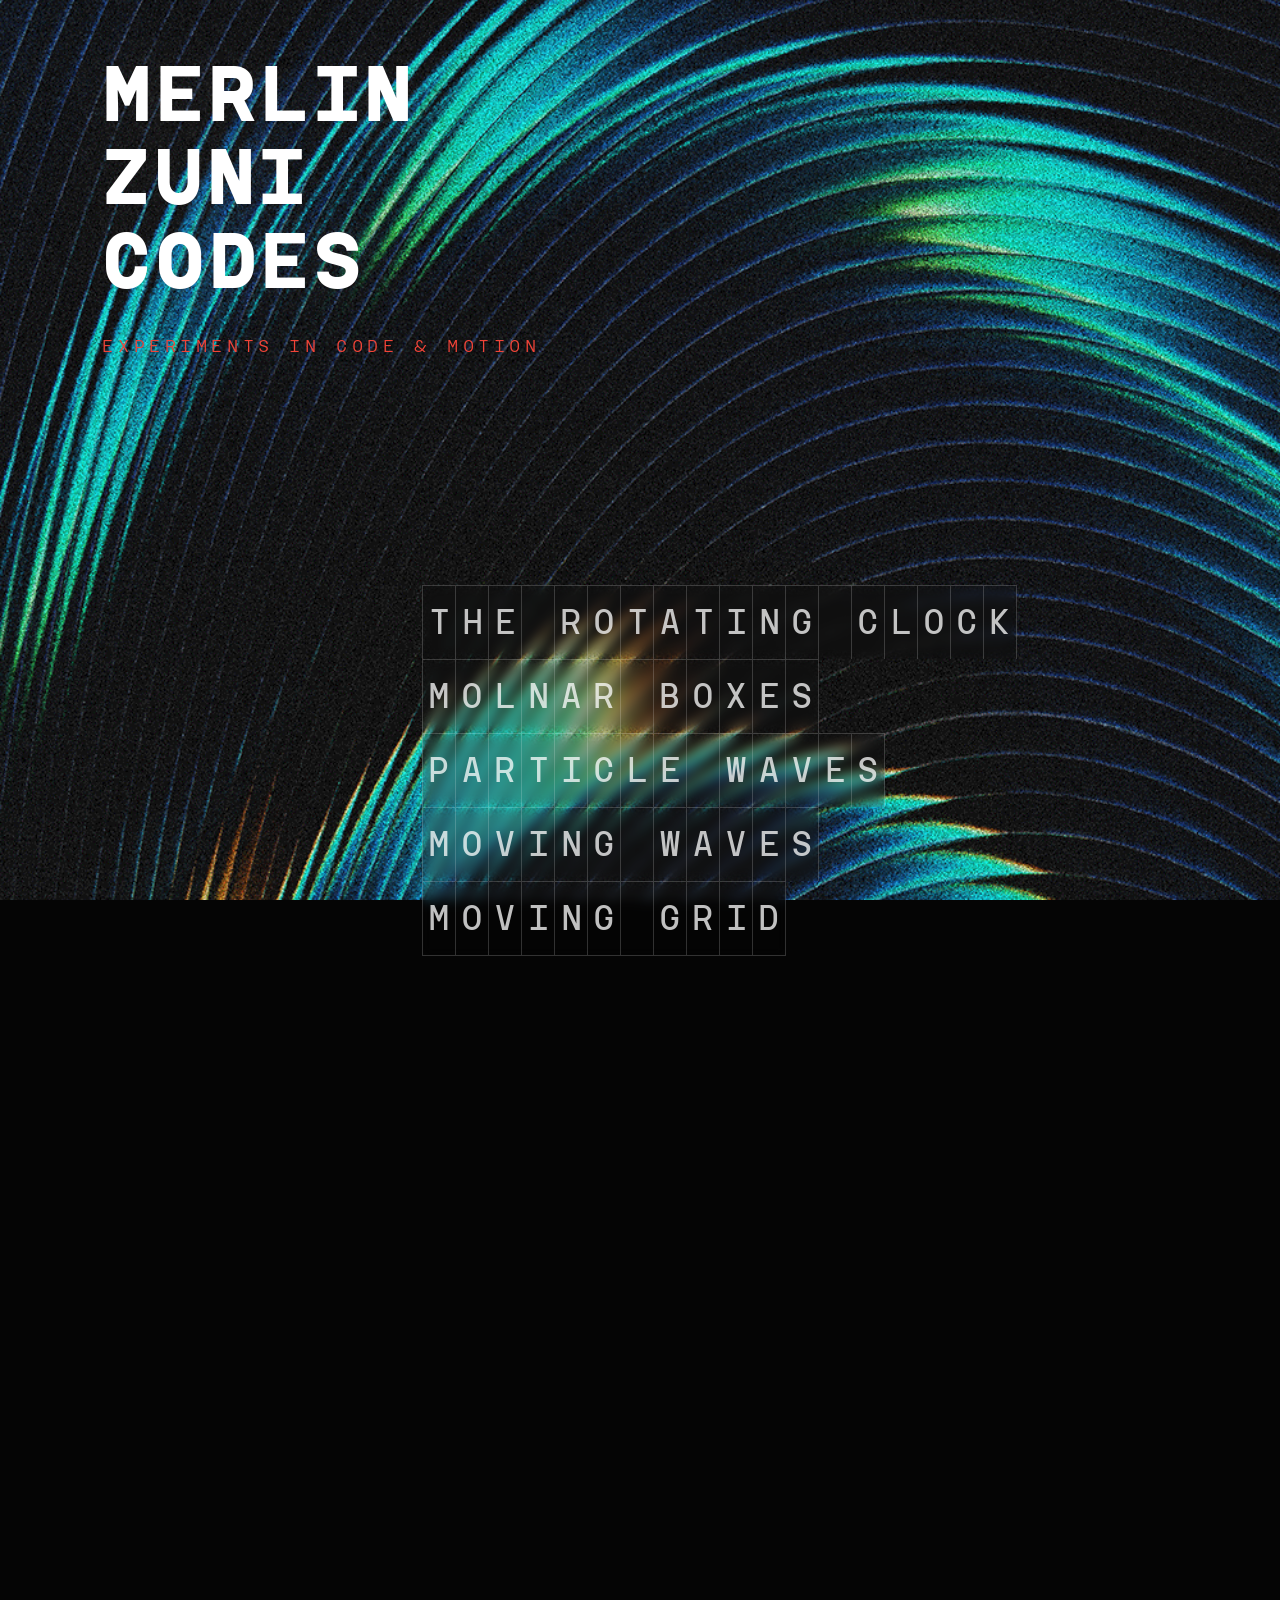
<file: index.html>
<!doctype html>
<html lang="en">
<head>
    <meta charset="utf-8">
    <meta name="viewport" content="width=device-width, initial-scale=1">
    <title>Merlin Zuni Codes</title>
    <style>
        /* ── Local font: TBJ Interval ────────────────────────────── */
        @font-face {
            font-family: 'TBJInterval';
            src: url('fonts/interval-modern-grid-perfect-monospace-2026-03-23-03-41-07-utc/WOFF/TBJInterval-Bold.woff2') format('woff2'),
                 url('fonts/interval-modern-grid-perfect-monospace-2026-03-23-03-41-07-utc/WOFF/TBJInterval-Bold.woff') format('woff'),
                 url('fonts/interval-modern-grid-perfect-monospace-2026-03-23-03-41-07-utc/WOFF/TBJInterval-Bold.ttf') format('truetype');
            font-weight: 700;
            font-style: normal;
            font-display: swap;
        }
        @font-face {
            font-family: 'TBJInterval';
            src: url('fonts/interval-modern-grid-perfect-monospace-2026-03-23-03-41-07-utc/WOFF/TBJInterval-Light.woff2') format('woff2'),
                 url('fonts/interval-modern-grid-perfect-monospace-2026-03-23-03-41-07-utc/WOFF/TBJInterval-Light.woff') format('woff'),
                 url('fonts/interval-modern-grid-perfect-monospace-2026-03-23-03-41-07-utc/WOFF/TBJInterval-Light.ttf') format('truetype');
            font-weight: 300;
            font-style: normal;
            font-display: swap;
        }
        @font-face {
            font-family: 'TBJInterval';
            src: url('fonts/interval-modern-grid-perfect-monospace-2026-03-23-03-41-07-utc/WOFF/TBJInterval-Regular.woff2') format('woff2'),
                 url('fonts/interval-modern-grid-perfect-monospace-2026-03-23-03-41-07-utc/WOFF/TBJInterval-Regular.woff') format('woff'),
                 url('fonts/interval-modern-grid-perfect-monospace-2026-03-23-03-41-07-utc/WOFF/TBJInterval-Regular.ttf') format('truetype');
            font-weight: 400;
            font-style: normal;
            font-display: swap;
        }

        /* ── Glass CSS variables ─────────────────────────────────── */
        :root {
            --glass-blur:       6px;
            --glass-tint:       0.005;
            --glass-brightness: 0.81;
            --glass-saturate:   0.75;
        }

        /* ── Reset ───────────────────────────────────────────────── */
        *, *::before, *::after { box-sizing: border-box; margin: 0; padding: 0; }

        html, body {
            width: 100%;
            background: #050505;
            overflow-x: hidden;
        }

        /* ── Fixed background image ──────────────────────────────── */
        #bg-image {
            position: fixed;
            top: 0; left: 0;
            width: 100%;
            height: 100%;
            z-index: 0;
            background-image: url('assets/background-code-color-wave.png');
            background-size: cover;
            background-position: center center;
            background-repeat: no-repeat;
            pointer-events: none;
        }

        /* ── Fixed header — title + subtitle stay in place ───────── */
        .page-header {
            position: fixed;
            left: clamp(2rem, 8vw, 7rem);
            top: clamp(2rem, 6vh, 4.5rem);  /* near the top with breathing room */
            display: flex;
            flex-direction: column;
            justify-content: flex-start;
            z-index: 5;
            pointer-events: none;
        }

        /* ── Title ───────────────────────────────────────────────── */
        h1 {
            font-family: 'TBJInterval', monospace;
            font-weight: 700;
            /* grows with viewport but caps early — stops overlap at large sizes */
            font-size: clamp(3.5rem, 7vw, 5.6rem);
            text-transform: uppercase;
            color: #ffffff;
            letter-spacing: 0.04em;
            line-height: 0.93;          /* tight — uppercase has no descenders */
            text-align: left;
            margin-bottom: 0.35em;
            text-shadow: 0 0 80px rgba(255,255,255,0.12);
        }

        /* ── Subtitle ────────────────────────────────────────────── */
        .subtitle {
            font-family: 'TBJInterval', monospace;
            font-weight: 300;
            font-size: clamp(1rem, 1.8vw, 1.3rem);
            color: #f04438;
            mix-blend-mode: difference;
            letter-spacing: 0.22em;
            line-height: 1.1;
            text-transform: uppercase;
            text-align: left;
        }

        /* ── Scrollable section — links scroll OVER the header ───── */
        /* z-index: 20 → liquidGL renderer auto-sets to 19, text at 20 */
        .scroll-main {
            position: relative;
            z-index: 20;
            min-height: 180vh;      /* enough room to scroll */
            padding-top: 65vh;      /* links start in the lower viewport */
            padding-left: clamp(2rem, 8vw, 7rem);
            padding-right: clamp(2rem, 5vw, 5rem);
            padding-bottom: 20vh;
        }

        /* ── Nav — indented to ~1/3 on desktop ───────────────────── */
        nav {
            margin-left: clamp(0px, calc(33vw - clamp(2rem, 8vw, 7rem)), 28rem);
        }

        nav ul {
            list-style: none;
            display: flex;
            flex-direction: column;
            gap: 0;
            align-items: flex-start;
        }

        nav ul li a {
            text-decoration: none;
            display: block;
        }

        /* ── Menu link — CSS backdrop-filter glass ───────────────── */
        .menu {
            font-family: 'TBJInterval', monospace;
            font-weight: 400;
            font-size: clamp(1.76rem, 4.48vw, 2.48rem);
            text-transform: uppercase;
            letter-spacing: 0;
            color: rgba(255,255,255,0.75);
            padding: 0;
            border-top:  1px solid rgba(255,255,255,0.18);
            border-left: 1px solid rgba(255,255,255,0.18);
            border-right: none;
            border-bottom: none;
            border-radius: 0;
            background: rgba(255,255,255,var(--glass-tint));
            backdrop-filter:         blur(var(--glass-blur)) brightness(var(--glass-brightness)) saturate(var(--glass-saturate));
            -webkit-backdrop-filter: blur(var(--glass-blur)) brightness(var(--glass-brightness)) saturate(var(--glass-saturate));
            position: relative;
            display: inline-block;
            white-space: nowrap;
            transition: color 0.22s ease,
                        background 0.22s ease,
                        backdrop-filter 0.22s ease;
        }

        .menu:hover {
            --glass-tint: 0.07;
        }

        nav ul li:last-child .menu {
            border-bottom: 1px solid rgba(255,255,255,0.18);
        }

        .menu:hover { color: #ffffff; }

        /* ── Menu inner — text layer ─────────────────────────────── */
        .menu-inner {
            display: inline-flex;
            align-items: stretch;
            position: relative;
            z-index: 1;
        }

        /* ── Character cells ─────────────────────────────────────── */
        .char-cell {
            display: inline-flex;
            align-items: center;
            justify-content: center;
            padding: 0.42em 0;
            border-right: 1px solid rgba(255,255,255,0.18);
            flex-shrink: 0;
            line-height: 1;
        }

        /* ── Bracket cells — hidden until hover ─────────────────── */
        .bracket-cell {
            width: 0;
            overflow: hidden;
            color: #f04438;
            border-right-width: 0;
            transition: width 0.22s ease, border-right-width 0s 0.11s;
        }

        /* On hover, expand to one char-cell width (set per row in JS) */
        .menu:hover .bracket-cell {
            width: var(--cell-w);
            border-right-width: 1px;
            transition: width 0.22s ease;
        }

        /* ── Responsive ──────────────────────────────────────────── */
        @media (max-width: 960px) {
            nav { margin-left: 0; }
            .menu { font-size: clamp(1.3rem, 3.6vw, 2.48rem); }
        }

        @media (max-width: 600px) {
            .page-header {
                height: auto;
                top: 2.5rem;
                justify-content: flex-start;
            }
            .scroll-main {
                padding-top: 52vh;
                padding-left: 1.5rem;
                padding-right: 1.5rem;
            }
            h1 { font-size: clamp(2.4rem, 9vw, 3.5rem); text-align: left; }
            .subtitle { font-size: clamp(0.8rem, 3vw, 1rem); text-align: left; }
            nav {
                margin-left: 0;
                max-width: 100%;
                overflow-x: auto;
                -webkit-overflow-scrolling: touch;
            }
            .menu { font-size: clamp(0.95rem, 4.2vw, 1.5rem); }
        }
    </style>
</head>

<body>
    <div id="bg-image" aria-hidden="true"></div>

    <!-- Fixed title + subtitle -->
    <header class="page-header">
        <h1>Merlin<br>Zuni<br>Codes</h1>
        <p class="subtitle">experiments in code &amp; motion</p>
    </header>

    <!-- Scrollable project links — scroll over the fixed header -->
    <main class="scroll-main">
        <nav>
            <ul>
                <li><a href="clock-experiment.html"><div class="menu"><div class="menu-inner">The rotating clock</div></div></a></li>
                <li><a href="molnar-boxes.html"><div class="menu"><div class="menu-inner">Molnar Boxes</div></div></a></li>
                <li><a href="particle-waves.html"><div class="menu"><div class="menu-inner">Particle waves</div></div></a></li>
                <li><a href="moving-waves.html"><div class="menu"><div class="menu-inner">Moving waves</div></div></a></li>
                <li><a href="moving-grid.html"><div class="menu"><div class="menu-inner">Moving grid</div></div></a></li>
            </ul>
        </nav>
    </main>

    <!-- Character-cell builder — targets .menu-inner -->
    <script>
    (function () {
        const ruler = document.createElement('canvas').getContext('2d');

        window.buildCells = function buildCells() {
            document.querySelectorAll('.menu-inner').forEach(el => {
                if (!el.dataset.origText) el.dataset.origText = el.textContent.trim();
                const text = el.dataset.origText;
                const cs         = window.getComputedStyle(el.closest('.menu') || el);
                const fontSize   = parseFloat(cs.fontSize);
                const fontWeight = cs.fontWeight;
                const fontFamily = cs.fontFamily;
                ruler.font = `${fontWeight} ${fontSize}px ${fontFamily}`;
                const charW = ruler.measureText('M').width;
                const cellW = Math.round(charW + fontSize * 0.28);

                el.style.setProperty('--cell-w', cellW + 'px');

                const cells = [...text].map(ch =>
                    `<span class="char-cell" style="width:${cellW}px">${ch === ' ' ? '' : ch}</span>`
                ).join('');

                el.innerHTML =
                    `<span class="char-cell bracket-cell bracket-open">{</span>` +
                    cells +
                    `<span class="char-cell bracket-cell bracket-close">}</span>`;
            });
        };

        document.fonts.ready.then(window.buildCells);

        let resizeTimer;
        window.addEventListener('resize', () => {
            clearTimeout(resizeTimer);
            resizeTimer = setTimeout(window.buildCells, 120);
        });
    })();
    </script>
</body>
</html>
</file>
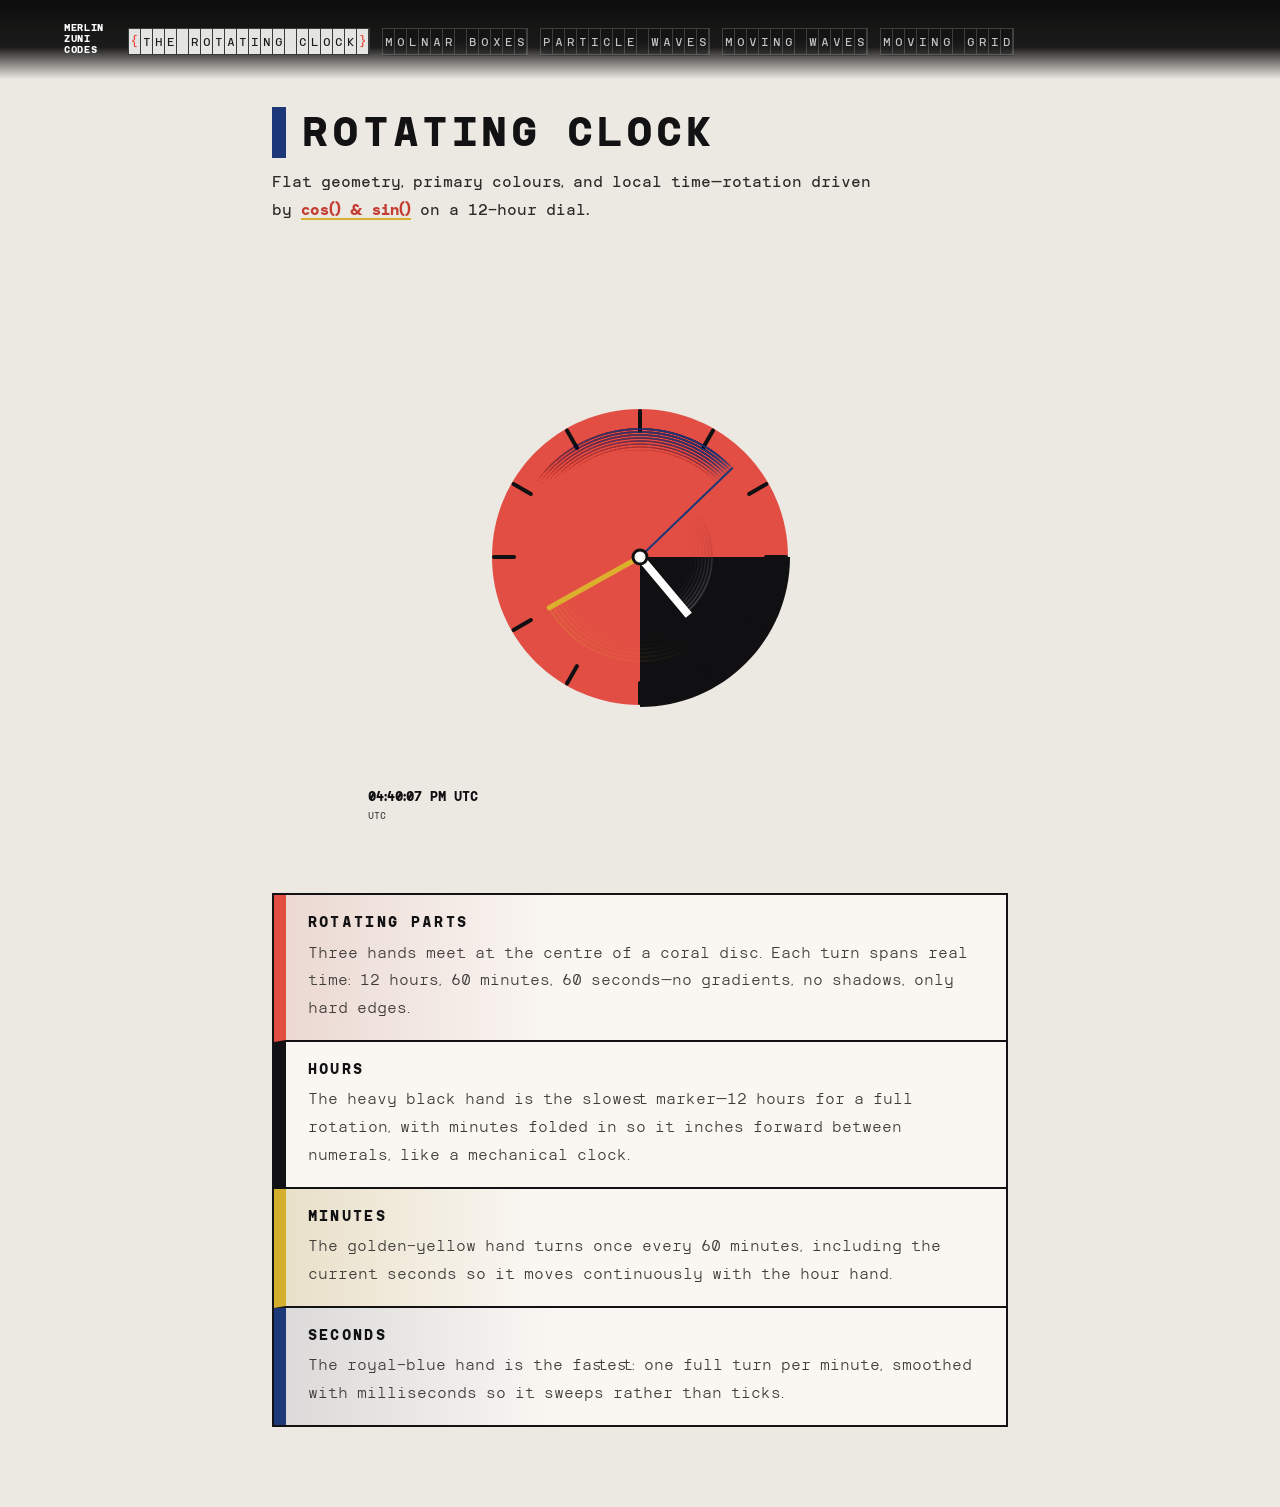
<file: clock-experiment.html>
<!doctype html>
<html lang="en">
<head>
    <meta charset="utf-8">
    <meta name="viewport" content="width=device-width, initial-scale=1">
    <title>Rotating Clock — Merlin Zuni Codes</title>
    <link rel="stylesheet" href="site-shared.css">
</head>
<body class="site-body page-clock-bauhaus">
    <header class="site-header">
        <div class="site-header-inner">
            <a href="index.html" class="site-logo" aria-label="Merlin Zuni Codes — home">
                <span class="site-logo-line">Merlin</span>
                <span class="site-logo-line">Zuni</span>
                <span class="site-logo-line">Codes</span>
            </a>
            <nav class="site-nav" aria-label="Experiments">
            <ul>
                <li><a href="clock-experiment.html"><div class="menu is-current"><div class="menu-inner">The rotating clock</div></div></a></li>
                <li><a href="molnar-boxes.html"><div class="menu"><div class="menu-inner">Molnar Boxes</div></div></a></li>
                <li><a href="particle-waves.html"><div class="menu"><div class="menu-inner">Particle waves</div></div></a></li>
                <li><a href="moving-waves.html"><div class="menu"><div class="menu-inner">Moving waves</div></div></a></li>
                <li><a href="moving-grid.html"><div class="menu"><div class="menu-inner">Moving grid</div></div></a></li>
            </ul>
        </nav>
        </div>
    </header>

    <main class="site-main site-main--clock-bauhaus">
        <h1>Rotating clock</h1>
        <p class="bauhaus-lead">Flat geometry, primary colours, and local time—rotation driven by <a href="https://en.wikipedia.org/wiki/Sine_and_cosine">cos() &amp; sin()</a> on a 12-hour dial.</p>

        <div id="clock-container" class="clock-stage" aria-label="Analog clock canvas"></div>

        <div class="bauhaus-panels">
            <section class="bauhaus-panel bauhaus-panel--coral">
                <h2>Rotating parts</h2>
                <p>Three hands meet at the centre of a coral disc. Each turn spans real time: 12 hours, 60 minutes, 60 seconds—no gradients, no shadows, only hard edges.</p>
            </section>
            <section class="bauhaus-panel bauhaus-panel--ink">
                <h2>Hours</h2>
                <p>The heavy black hand is the slowest marker—12 hours for a full rotation, with minutes folded in so it inches forward between numerals, like a mechanical clock.</p>
            </section>
            <section class="bauhaus-panel bauhaus-panel--yellow">
                <h2>Minutes</h2>
                <p>The golden-yellow hand turns once every 60 minutes, including the current seconds so it moves continuously with the hour hand.</p>
            </section>
            <section class="bauhaus-panel bauhaus-panel--blue">
                <h2>Seconds</h2>
                <p>The royal-blue hand is the fastest: one full turn per minute, smoothed with milliseconds so it sweeps rather than ticks.</p>
            </section>
        </div>
    </main>

    <script src="p5.min.js"></script>
    <script src="clock.js"></script>
    <script src="site-nav.js"></script>
</body>
</html>
</file>
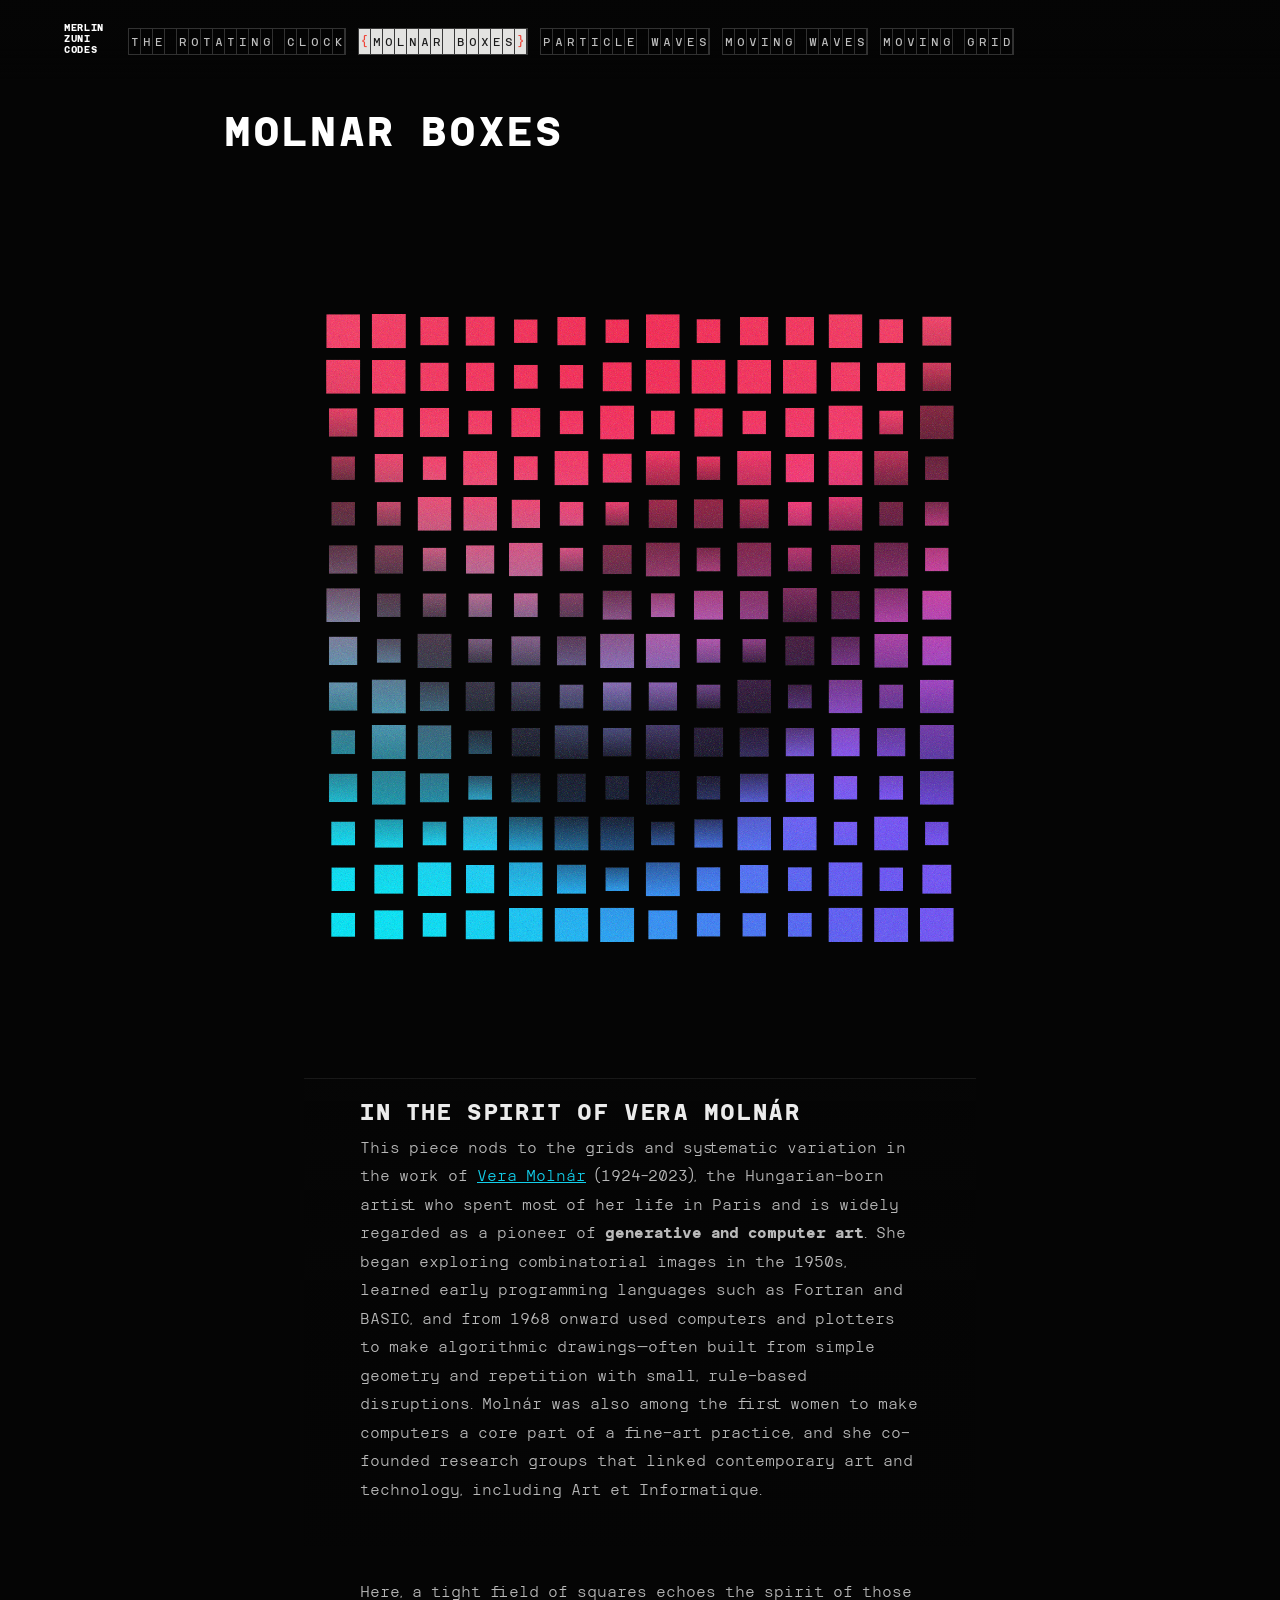
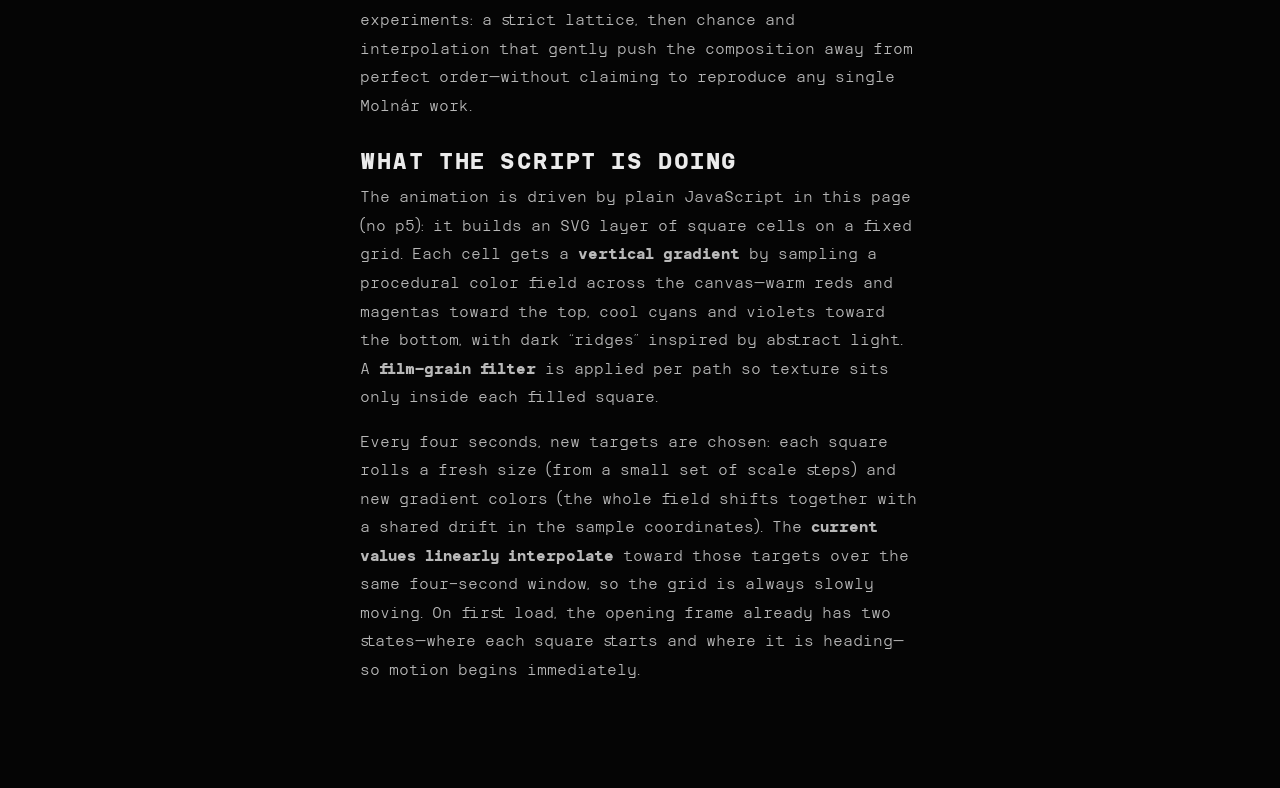
<file: molnar-boxes.html>
<!doctype html>
<html lang="en">
<head>
    <meta charset="utf-8">
    <meta name="viewport" content="width=device-width, initial-scale=1, viewport-fit=cover">
    <title>Molnar Boxes — Merlin Zuni Codes</title>
    <link rel="stylesheet" href="site-shared.css">
    <style>
        body.site-body.page-molnar {
            user-select: none;
        }
        /* Hero scrolls with the page; site-shared sets stage/svg fixed — override so art is in-flow */
        .page-molnar .molnar-hero {
            position: relative;
            z-index: 0;
            min-height: 100vh;
            display: flex;
            flex-direction: column;
        }
        .page-molnar #stage {
            position: relative !important;
            inset: auto !important;
            flex: 1 1 auto;
            display: flex;
            align-items: center;
            justify-content: center;
            min-height: clamp(260px, 46vh, 560px);
            width: 100%;
            z-index: 0;
            pointer-events: none;
        }
        .page-molnar #stage #svgLayer {
            position: relative !important;
            top: auto !important;
            left: auto !important;
            display: block;
            max-width: 100%;
            max-height: 100%;
            flex-shrink: 0;
        }
        .page-molnar #svgLayer path {
            position: static !important;
        }
        /* Title uses default .site-main placement (same pattern as particle-waves.html) */
        /* Exactly 20px between the bottom of the title and the top of the grid */
        .page-molnar .site-main h1 {
            margin-bottom: 0;
        }
        .page-molnar .molnar-hero {
            margin-top: 20px;
        }
        /* Intro band sits directly under the grid (same scroll as artwork); reads “fixed” under the piece */
        .page-molnar .molnar-hero-cap {
            flex: 0 0 auto;
            position: relative;
            z-index: 2;
            width: 100%;
            max-width: 42rem;
            margin-left: auto;
            margin-right: auto;
            padding: 1.25rem clamp(1.25rem, 5vw, 3.5rem) 1.6rem;
            box-sizing: border-box;
            background: linear-gradient(
                180deg,
                rgba(5, 5, 5, 0.45) 0%,
                rgba(5, 5, 5, 0.92) 45%,
                rgba(5, 5, 5, 0.97) 100%
            );
            border-top: 1px solid rgba(255, 255, 255, 0.08);
            pointer-events: auto;
            user-select: text;
        }
        .page-molnar .molnar-hero-cap h2 {
            font-family: 'TBJInterval', monospace;
            font-weight: 700;
            font-size: clamp(1.15rem, 2.5vw, 1.65rem);
            text-transform: uppercase;
            letter-spacing: 0.06em;
            color: rgba(255, 255, 255, 0.92);
            margin: 0 0 0.5rem;
        }
        .page-molnar .molnar-hero-cap p {
            font-family: 'TBJInterval', monospace;
            font-weight: 300;
            font-size: clamp(0.95rem, 1.8vw, 1.15rem);
            line-height: 1.55;
            color: rgba(255, 255, 255, 0.72);
            margin: 0 0 1rem;
        }
        .page-molnar .molnar-hero-cap a {
            color: #12cfeb;
        }
        .page-molnar .molnar-hero-cap a:hover {
            color: #5fe8ff;
        }
        .page-molnar .site-main--molnar-prose {
            position: relative;
            z-index: 1;
            pointer-events: auto;
            user-select: text;
            max-width: 42rem;
            margin-left: auto;
            margin-right: auto;
            padding: 2rem clamp(1.25rem, 5vw, 3.5rem) 3rem;
        }
    </style>
</head>
<body class="site-body page-molnar">
    <header class="site-header">
        <div class="site-header-inner">
            <a href="index.html" class="site-logo" aria-label="Merlin Zuni Codes — home">
                <span class="site-logo-line">Merlin</span>
                <span class="site-logo-line">Zuni</span>
                <span class="site-logo-line">Codes</span>
            </a>
            <nav class="site-nav" aria-label="Experiments">
            <ul>
                <li><a href="clock-experiment.html"><div class="menu"><div class="menu-inner">The rotating clock</div></div></a></li>
                <li><a href="molnar-boxes.html"><div class="menu is-current"><div class="menu-inner">Molnar Boxes</div></div></a></li>
                <li><a href="particle-waves.html"><div class="menu"><div class="menu-inner">Particle waves</div></div></a></li>
                <li><a href="moving-waves.html"><div class="menu"><div class="menu-inner">Moving waves</div></div></a></li>
                <li><a href="moving-grid.html"><div class="menu"><div class="menu-inner">Moving grid</div></div></a></li>
            </ul>
        </nav>
        </div>
    </header>

    <main class="site-main">
        <h1>Molnar boxes</h1>
    </main>

    <div class="molnar-hero">
        <div class="molnar-hero-cap" aria-label="About Vera Molnár">
            <h2>In the spirit of Vera Molnár</h2>
            <p>
                This piece nods to the grids and systematic variation in the work of
                <a href="https://en.wikipedia.org/wiki/Vera_Moln%C3%A1r" rel="noopener noreferrer">Vera Molnár</a>
                (1924–2023), the Hungarian-born artist who spent most of her life in Paris and is widely regarded as a pioneer of
                <strong>generative and computer art</strong>. She began exploring combinatorial images in the 1950s, learned early programming languages such as Fortran and BASIC, and from 1968 onward used computers and plotters to make algorithmic drawings—often built from simple geometry and repetition with small, rule-based disruptions. Molnár was also among the first women to make computers a core part of a fine-art practice, and she co-founded research groups that linked contemporary art and technology, including Art et Informatique.
            </p>
        </div>
    </div>

    <section class="site-main site-main--molnar-prose" aria-label="More about this piece">
        <p>
            Here, a tight field of squares echoes the spirit of those experiments: a strict lattice, then chance and interpolation that gently push the composition away from perfect order—without claiming to reproduce any single Molnár work.
        </p>

        <h2>What the script is doing</h2>
        <p>
            The animation is driven by plain JavaScript in this page (no p5): it builds an SVG layer of square cells on a fixed grid. Each cell gets a <strong>vertical gradient</strong> by sampling a procedural color field across the canvas—warm reds and magentas toward the top, cool cyans and violets toward the bottom, with dark “ridges” inspired by abstract light. A <strong>film-grain filter</strong> is applied per path so texture sits only inside each filled square.
        </p>
        <p>
            Every four seconds, new targets are chosen: each square rolls a fresh size (from a small set of scale steps) and new gradient colors (the whole field shifts together with a shared drift in the sample coordinates). The <strong>current values linearly interpolate</strong> toward those targets over the same four-second window, so the grid is always slowly moving. On first load, the opening frame already has two states—where each square starts and where it is heading—so motion begins immediately.
        </p>
    </section>

<script>
(function () {
    const twrk = {};

    twrk.scale = function ({ width, height }) {
        if (width) {
            twrk.width = width;
            twrk.res = window.innerWidth / twrk.width;
            twrk.height = window.innerHeight / twrk.res;
        } else if (height) {
            twrk.height = height;
            twrk.res = window.innerHeight / twrk.height;
            twrk.width = window.innerWidth / twrk.res;
        }
        twrk.center = { x: twrk.width / 2, y: twrk.height / 2 };
    };
    twrk.scale({ height: 120 });

    const svg = {};
    svg.nameSpace = 'http://www.w3.org/2000/svg';

    function clamp(v, a, b) {
        return Math.max(a, Math.min(b, v));
    }
    function smoothstep(edge0, edge1, x) {
        const t = clamp((x - edge0) / (edge1 - edge0), 0, 1);
        return t * t * (3 - 2 * t);
    }
    function lerp(a, b, t) {
        return a + (b - a) * t;
    }
    function lerpColor(a, b, t) {
        return {
            r: lerp(a.r, b.r, t),
            g: lerp(a.g, b.g, t),
            b: lerp(a.b, b.b, t),
        };
    }

    /**
     * Normalized field [0,1]² → RGB; evokes vertical strips of fire / void / cyan–blue–violet.
     */
    function sampleField(nx, ny) {
        const warmCore = { r: 255, g: 28, b: 72 };
        const warmMagenta = { r: 255, g: 95, b: 135 };
        const topBloom = (1 - ny) * (0.35 + 0.65 * Math.pow(Math.abs(nx - 0.5) * 2, 1.2));
        let warm = lerpColor(warmCore, warmMagenta, topBloom * 0.55);

        const cyan = { r: 0, g: 232, b: 248 };
        const royal = { r: 45, g: 95, b: 255 };
        const violet = { r: 175, g: 55, b: 255 };
        const coolMid = lerpColor(cyan, royal, smoothstep(0.1, 0.95, nx));
        const cool = lerpColor(coolMid, violet, nx * nx * 0.55);

        const vertMix = smoothstep(0.06, 0.94, ny);
        let out = lerpColor(warm, cool, vertMix);

        const ridge1 = 0.24 + 0.5 * Math.sin(nx * Math.PI * 1.05);
        let dark = smoothstep(0.2, 0.028, Math.abs(ny - ridge1));
        const ridge2 = 0.52 + 0.2 * Math.sin((nx + 0.08) * Math.PI * 2.2);
        dark = Math.max(dark, smoothstep(0.14, 0.026, Math.abs(ny - ridge2)) * 0.62);
        const lateral = smoothstep(0.1, 0.35, nx) * smoothstep(0.92, 0.62, nx);
        dark *= 0.65 + 0.35 * lateral;

        out.r *= (1 - 0.9 * dark);
        out.g *= (1 - 0.9 * dark);
        out.b *= (1 - 0.9 * dark);

        const hotRed = (1 - ny) * smoothstep(0.05, 0.75, nx * (1 - nx) * 4) * 40;
        const hotCool = ny * (0.4 + nx * 0.6) * 35;
        out.r = clamp(out.r + hotRed, 0, 255);
        out.g = clamp(out.g + hotCool * 0.35, 0, 255);
        out.b = clamp(out.b + hotCool, 0, 255);
        return out;
    }

    svg.rgbCss = function (c) {
        return 'rgb(' + (c.r | 0) + ',' + (c.g | 0) + ',' + (c.b | 0) + ')';
    };

    svg.path = function (ia) {
        let output = 'M ';
        for (let i = 0; i < ia.length; i++) {
            output += ia[i].x * twrk.res + ' ' + ia[i].y * twrk.res + ' ';
        }
        output += 'z';
        return output;
    };

    svg.makeLayer = function ({ parent, id }) {
        const el = document.createElementNS(svg.nameSpace, 'svg');
        el.id = id;
        parent.appendChild(el);
        return el;
    };

    svg.ensureDefs = function (svgEl) {
        let d = svgEl.querySelector('defs');
        if (!d) {
            d = document.createElementNS(svg.nameSpace, 'defs');
            svgEl.insertBefore(d, svgEl.firstChild);
        }
        return d;
    };

    svg.addGrainFilter = function (defs) {
        const f = document.createElementNS(svg.nameSpace, 'filter');
        f.setAttribute('id', 'molnarGrain');
        /* Per-shape: grain only inside each box’s bounds, not the full canvas */
        f.setAttribute('filterUnits', 'objectBoundingBox');
        f.setAttribute('x', '0');
        f.setAttribute('y', '0');
        f.setAttribute('width', '1');
        f.setAttribute('height', '1');
        f.setAttribute('color-interpolation-filters', 'sRGB');
        const t = document.createElementNS(svg.nameSpace, 'feTurbulence');
        t.setAttribute('type', 'fractalNoise');
        t.setAttribute('baseFrequency', '0.85');
        t.setAttribute('numOctaves', '4');
        t.setAttribute('seed', '11');
        t.setAttribute('result', 'noise');
        const m = document.createElementNS(svg.nameSpace, 'feColorMatrix');
        m.setAttribute('in', 'noise');
        m.setAttribute('type', 'matrix');
        m.setAttribute('values', '1 0 0 0 0  0 1 0 0 0  0 0 1 0 0  0 0 0 0.42 0');
        m.setAttribute('result', 'grain');
        const b = document.createElementNS(svg.nameSpace, 'feBlend');
        b.setAttribute('in', 'SourceGraphic');
        b.setAttribute('in2', 'grain');
        b.setAttribute('mode', 'soft-light');
        b.setAttribute('result', 'blended');
        const clip = document.createElementNS(svg.nameSpace, 'feComposite');
        clip.setAttribute('in', 'blended');
        clip.setAttribute('in2', 'SourceGraphic');
        clip.setAttribute('operator', 'in');
        f.appendChild(t);
        f.appendChild(m);
        f.appendChild(b);
        f.appendChild(clip);
        defs.appendChild(f);
    };

    function copyRgb(c) {
        return { r: c.r, g: c.g, b: c.b };
    }

    svg.createCell = function (defs, parent, domId, square, xpos, ypos, nxC, nyTop, nyBot, cTop, cBot) {
        const gid = domId + '-grad';
        const px = xpos * twrk.res;
        const yTop = (ypos - square / 2) * twrk.res;
        const yBot = (ypos + square / 2) * twrk.res;

        const lg = document.createElementNS(svg.nameSpace, 'linearGradient');
        lg.setAttribute('id', gid);
        lg.setAttribute('gradientUnits', 'userSpaceOnUse');
        lg.setAttribute('x1', String(px));
        lg.setAttribute('y1', String(yTop));
        lg.setAttribute('x2', String(px));
        lg.setAttribute('y2', String(yBot));

        const s0 = document.createElementNS(svg.nameSpace, 'stop');
        s0.setAttribute('offset', '0%');
        s0.setAttribute('stop-color', svg.rgbCss(cTop));
        const s1 = document.createElementNS(svg.nameSpace, 'stop');
        s1.setAttribute('offset', '100%');
        s1.setAttribute('stop-color', svg.rgbCss(cBot));
        lg.appendChild(s0);
        lg.appendChild(s1);
        defs.appendChild(lg);

        const half = square / 2;
        const d = svg.path([
            { x: xpos - half, y: ypos - half },
            { x: xpos + half, y: ypos - half },
            { x: xpos + half, y: ypos + half },
            { x: xpos - half, y: ypos + half },
        ]);
        const p = document.createElementNS(svg.nameSpace, 'path');
        p.setAttributeNS(null, 'fill', 'url(#' + gid + ')');
        p.setAttributeNS(null, 'd', d);
        p.setAttribute('filter', 'url(#molnarGrain)');
        p.id = domId;
        parent.appendChild(p);

        return { elGrad: lg, stop0: s0, stop1: s1, elPath: p };
    };

    function updateCellVisual(c, eased) {
        const s = lerp(c.sizeFrom, c.sizeTo, eased);
        const cT = lerpColor(c.cTopFrom, c.cTopTo, eased);
        const cB = lerpColor(c.cBotFrom, c.cBotTo, eased);
        const half = s / 2;
        const d = svg.path([
            { x: c.xpos - half, y: c.ypos - half },
            { x: c.xpos + half, y: c.ypos - half },
            { x: c.xpos + half, y: c.ypos + half },
            { x: c.xpos - half, y: c.ypos + half },
        ]);
        c.elPath.setAttribute('d', d);
        const px = c.xpos * twrk.res;
        const yTop = (c.ypos - half) * twrk.res;
        const yBot = (c.ypos + half) * twrk.res;
        c.elGrad.setAttribute('x1', String(px));
        c.elGrad.setAttribute('y1', String(yTop));
        c.elGrad.setAttribute('x2', String(px));
        c.elGrad.setAttribute('y2', String(yBot));
        c.stop0.setAttribute('stop-color', svg.rgbCss(cT));
        c.stop1.setAttribute('stop-color', svg.rgbCss(cB));
    }

    function pickRandomSize(sizesArr) {
        return sizesArr[Math.floor(Math.random() * sizesArr.length)];
    }

    function pickDistinctSize(sizesArr, avoid) {
        if (sizesArr.length < 2) return pickRandomSize(sizesArr);
        let s = pickRandomSize(sizesArr);
        for (let g = 0; g < 10 && s === avoid; g++) {
            s = pickRandomSize(sizesArr);
        }
        return s;
    }

    function rollCellTargets(c, sizesArr, jx, jy) {
        c.sizeFrom = c.sizeTo;
        c.sizeTo = pickRandomSize(sizesArr);
        c.cTopFrom = copyRgb(c.cTopTo);
        c.cBotFrom = copyRgb(c.cBotTo);
        c.cTopTo = sampleField(clamp(c.nxC + jx, 0, 1), clamp(c.nyTop + jy, 0, 1));
        c.cBotTo = sampleField(clamp(c.nxC + jx, 0, 1), clamp(c.nyBot + jy, 0, 1));
    }

    const dom = {};
    dom.stage = document.createElement('stage');
    dom.stage.id = 'stage';
    document.querySelector('.molnar-hero-cap').before(dom.stage);

    const svgLayer = svg.makeLayer({ parent: dom.stage, id: 'svgLayer' });
    const defs = svg.ensureDefs(svgLayer);
    svg.addGrainFilter(defs);

    const GRID_N = 14;
    const distance = 8.2;
    const baseSquare = 7;
    const sizes = [baseSquare, baseSquare * 0.74, baseSquare * 0.48];
    const offset = -GRID_N / 2 * distance + distance * 0.5;

    /** Morph duration equals cycle length so the grid is always in slow motion, no pause between states. */
    const CYCLE_MS = 4000;

    const cellStates = [];
    const SMAX = Math.max.apply(null, sizes);

    const bootJx = (Math.random() - 0.5) * 0.11;
    const bootJy = (Math.random() - 0.5) * 0.09;

    for (let x = 0; x < GRID_N; x++) {
        for (let y = 0; y < GRID_N; y++) {
            const xpos = offset + x * distance;
            const ypos = offset + y * distance;
            const nxC = (x + 0.5) / GRID_N;
            const nyTop = y / GRID_N;
            const nyBot = (y + 1) / GRID_N;
            const sizeFrom = pickRandomSize(sizes);
            const sizeTo = pickDistinctSize(sizes, sizeFrom);
            const cTopFrom = sampleField(nxC, nyTop);
            const cBotFrom = sampleField(nxC, nyBot);
            const cTopTo = sampleField(clamp(nxC + bootJx, 0, 1), clamp(nyTop + bootJy, 0, 1));
            const cBotTo = sampleField(clamp(nxC + bootJx, 0, 1), clamp(nyBot + bootJy, 0, 1));

            const refs = svg.createCell(
                defs,
                svgLayer,
                'molnar-cell-' + x + '-' + y,
                sizeFrom,
                xpos,
                ypos,
                nxC,
                nyTop,
                nyBot,
                cTopFrom,
                cBotFrom
            );

            cellStates.push({
                xpos,
                ypos,
                nxC,
                nyTop,
                nyBot,
                sizeFrom,
                sizeTo,
                cTopFrom: copyRgb(cTopFrom),
                cTopTo: copyRgb(cTopTo),
                cBotFrom: copyRgb(cBotFrom),
                cBotTo: copyRgb(cBotTo),
                elGrad: refs.elGrad,
                stop0: refs.stop0,
                stop1: refs.stop1,
                elPath: refs.elPath,
            });
        }
    }

    let minPx = Infinity;
    let minPy = Infinity;
    let maxPx = -Infinity;
    let maxPy = -Infinity;
    for (let x = 0; x < GRID_N; x++) {
        for (let y = 0; y < GRID_N; y++) {
            const xpos = offset + x * distance;
            const ypos = offset + y * distance;
            minPx = Math.min(minPx, (xpos - SMAX / 2) * twrk.res);
            maxPx = Math.max(maxPx, (xpos + SMAX / 2) * twrk.res);
            minPy = Math.min(minPy, (ypos - SMAX / 2) * twrk.res);
            maxPy = Math.max(maxPy, (ypos + SMAX / 2) * twrk.res);
        }
    }

    const pad = 24 * twrk.res;
    minPx -= pad;
    maxPx += pad;
    minPy -= pad;
    maxPy += pad;

    function applySvgBox() {
        const vbw = maxPx - minPx;
        const vbh = maxPy - minPy;
        svgLayer.setAttribute('viewBox', minPx + ' ' + minPy + ' ' + vbw + ' ' + vbh);
        svgLayer.setAttribute('width', String(Math.max(200, window.innerWidth)));
        svgLayer.setAttribute('height', String(Math.max(200, window.innerHeight)));
        svgLayer.setAttribute('preserveAspectRatio', 'xMidYMid meet');
    }
    applySvgBox();

    let reloadAt = performance.now();

    function tick(now) {
        if (now - reloadAt >= CYCLE_MS) {
            reloadAt = now;
            const jx = (Math.random() - 0.5) * 0.11;
            const jy = (Math.random() - 0.5) * 0.09;
            for (let i = 0; i < cellStates.length; i++) {
                rollCellTargets(cellStates[i], sizes, jx, jy);
            }
        }
        const elapsed = now - reloadAt;
        const k = Math.min(1, elapsed / CYCLE_MS);
        for (let i = 0; i < cellStates.length; i++) {
            updateCellVisual(cellStates[i], k);
        }
        requestAnimationFrame(tick);
    }
    requestAnimationFrame(tick);
})();
</script>
    <script src="site-nav.js"></script>
</body>
</html>
</file>
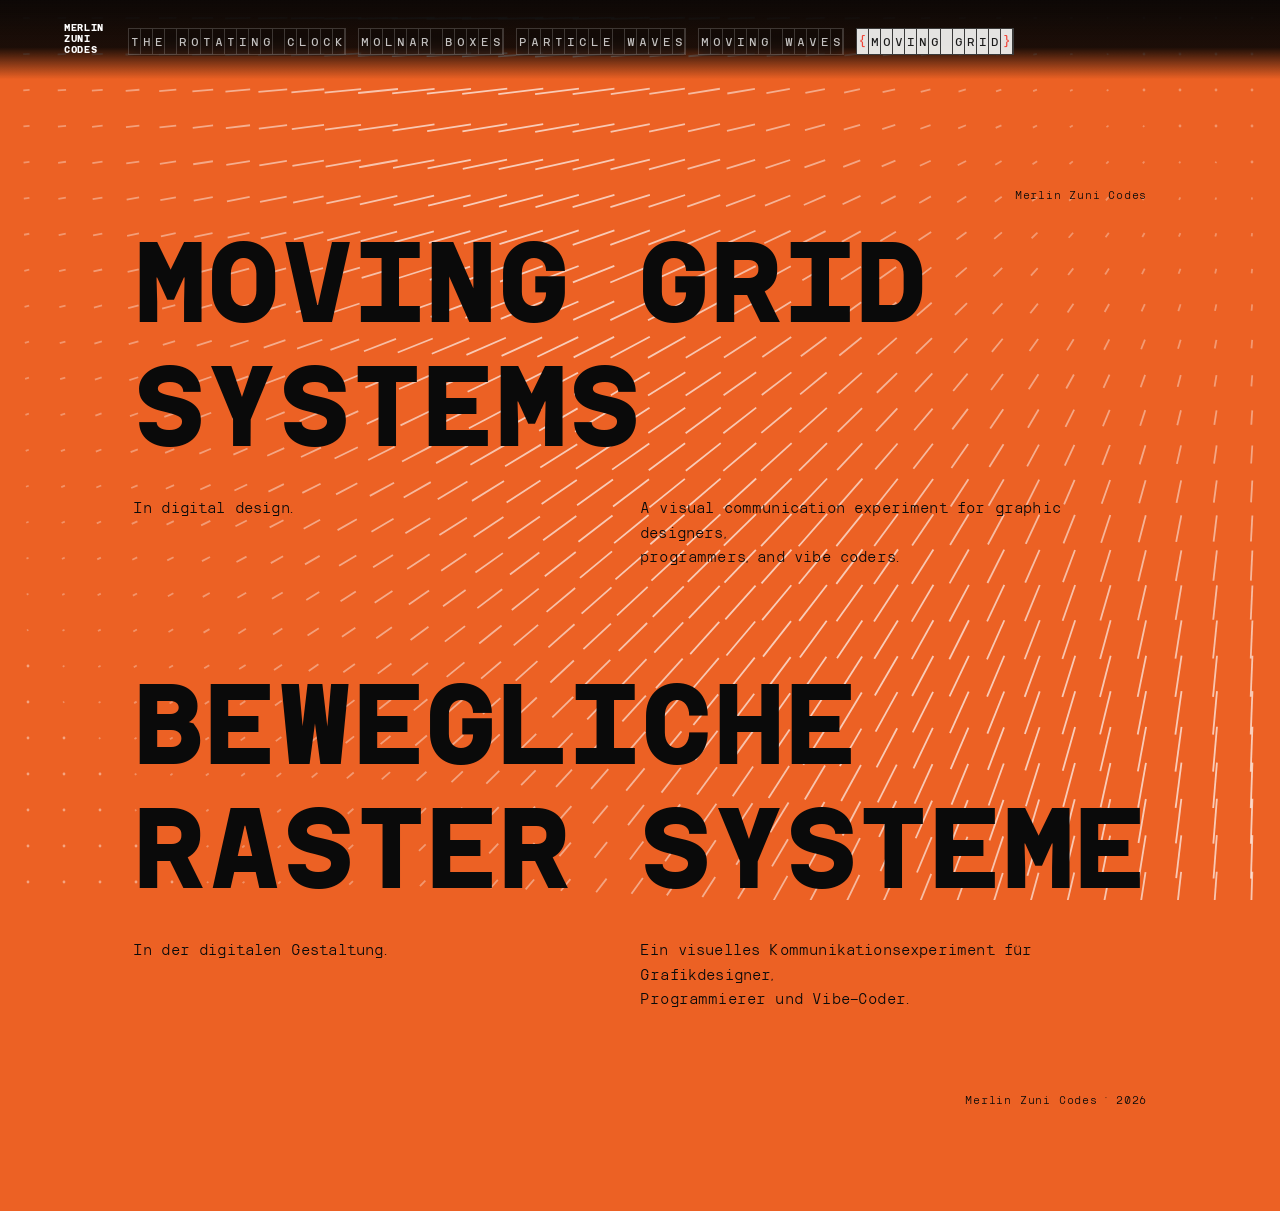
<file: moving-grid.html>
<!doctype html>
<html lang="en">
<head>
    <meta charset="utf-8">
    <meta name="viewport" content="width=device-width, initial-scale=1, viewport-fit=cover">
    <title>Moving Grid Systems — Merlin Zuni Codes</title>
    <link rel="stylesheet" href="site-shared.css">
    <style>
        /* ── Page shell ─────────────────────────────────── */
        body.site-body.page-grid {
            background: #ec6124;
            color: #0a0a0a;
            min-height: 100vh;
            overflow-x: hidden;
        }

        /* ── Grid canvas (full page, pointer-events off) ─── */
        #grid-canvas {
            position: fixed;
            inset: 0;
            width: 100%;
            height: 100%;
            z-index: 0;
            pointer-events: none;
            display: block;
        }

        /* ── Page content ────────────────────────────────── */
        .grid-page {
            position: relative;
            z-index: 1;
            min-height: 100vh;
            box-sizing: border-box;
        }

        /* ── Typography ──────────────────────────────────── */
        .grid-title {
            font-family: 'TBJInterval', monospace;
            font-weight: 700;
            font-size: clamp(3.2rem, 10.5vw, 9rem);
            line-height: 0.92;
            text-transform: uppercase;
            letter-spacing: -0.01em;
            color: #0a0a0a;
            margin: 0;
        }

        .grid-subtitle-row {
            display: grid;
            grid-template-columns: 1fr 1fr;
            gap: 0;
            align-items: baseline;
            margin-top: 0.55em;
        }

        .grid-sub-left {
            font-family: 'TBJInterval', monospace;
            font-weight: 300;
            font-size: clamp(0.75rem, 1.8vw, 1.1rem);
            color: #0a0a0a;
            text-transform: none;
            letter-spacing: 0.01em;
            line-height: 1.4;
        }

        .grid-sub-right {
            font-family: 'TBJInterval', monospace;
            font-weight: 300;
            font-size: clamp(0.75rem, 1.8vw, 1.1rem);
            color: #0a0a0a;
            letter-spacing: 0.01em;
            line-height: 1.4;
        }

        .grid-block {
            padding:
                calc(var(--site-header-pad) * 2 + 4.5rem)
                var(--col-pad)
                0;
            --col-pad: clamp(1.25rem, 6vw, 5rem);
        }

        .grid-divider {
            height: clamp(3rem, 6vw, 5.5rem);
        }

        .grid-author {
            position: absolute;
            top: calc(var(--site-header-pad) * 2 + 2.4rem);
            right: var(--col-pad, clamp(1.25rem, 6vw, 5rem));
            font-family: 'TBJInterval', monospace;
            font-weight: 300;
            font-size: clamp(0.62rem, 1.1vw, 0.82rem);
            color: #0a0a0a;
            letter-spacing: 0.06em;
            text-align: right;
        }

        .grid-publisher {
            font-family: 'TBJInterval', monospace;
            font-weight: 300;
            font-size: clamp(0.62rem, 1.1vw, 0.82rem);
            color: #0a0a0a;
            letter-spacing: 0.06em;
            padding: clamp(2rem, 4vw, 4rem) var(--col-pad, clamp(1.25rem, 6vw, 5rem));
            text-align: right;
        }
    </style>
</head>
<body class="site-body page-grid">

    <canvas id="grid-canvas" aria-hidden="true"></canvas>

    <header class="site-header">
        <div class="site-header-inner">
            <a href="index.html" class="site-logo" aria-label="Merlin Zuni Codes — home">
                <span class="site-logo-line">Merlin</span>
                <span class="site-logo-line">Zuni</span>
                <span class="site-logo-line">Codes</span>
            </a>
            <nav class="site-nav" aria-label="Experiments">
                <ul>
                    <li><a href="clock-experiment.html"><div class="menu"><div class="menu-inner">The rotating clock</div></div></a></li>
                    <li><a href="molnar-boxes.html"><div class="menu"><div class="menu-inner">Molnar Boxes</div></div></a></li>
                    <li><a href="particle-waves.html"><div class="menu"><div class="menu-inner">Particle waves</div></div></a></li>
                    <li><a href="moving-waves.html"><div class="menu"><div class="menu-inner">Moving waves</div></div></a></li>
                    <li><a href="moving-grid.html"><div class="menu is-current"><div class="menu-inner">Moving grid</div></div></a></li>
                </ul>
            </nav>
        </div>
    </header>

    <div class="grid-page">
        <div class="grid-block" style="position:relative;">

            <span class="grid-author">Merlin Zuni Codes</span>

            <!-- ── English block ─────────────────────── -->
            <h1 class="grid-title">Moving Grid<br>Systems</h1>

            <div class="grid-subtitle-row">
                <p class="grid-sub-left">In digital design.</p>
                <p class="grid-sub-right">A visual communication experiment for graphic designers,<br>programmers, and vibe coders.</p>
            </div>

            <div class="grid-divider"></div>

            <!-- ── German block ──────────────────────── -->
            <h2 class="grid-title" aria-label="Bewegliche Raster Systeme (German)">Bewegliche<br>Raster Systeme</h2>

            <div class="grid-subtitle-row">
                <p class="grid-sub-left">In der digitalen Gestaltung.</p>
                <p class="grid-sub-right">Ein visuelles Kommunikationsexperiment für Grafikdesigner,<br>Programmierer und Vibe-Coder.</p>
            </div>

        </div>

        <p class="grid-publisher">Merlin Zuni Codes · 2026</p>
    </div>

<script>
(function () {
    const canvas = document.getElementById('grid-canvas');
    const ctx    = canvas.getContext('2d');

    /* ── Tuning ──────────────────────────────────────────────────── */
    const SPACING        = 36;
    const DOT_R          = 1.4;
    const MAX_STRETCH    = 68;
    const RING_SPEED     = 320;   // px/s (normalized to maxDist per mode)
    const RING_WIDTH     = 180;   // gaussian sigma px
    const MOUSE_CALM_R   = 260;
    const LINE_WIDTH     = 1.8;
    const MIN_ALPHA      = 0.28;
    const MAX_ALPHA      = 0.88;
    const MODE_HOLD      = 5.5;   // seconds before picking next mode
    const BLEND_DUR      = 1.8;   // cross-fade between modes

    /* ── Modes ───────────────────────────────────────────────────── */
    const MODES = [
        'center',          // radial from screen center
        'corner-tl',       // radial from top-left
        'corner-br',       // radial from bottom-right
        'corner-tr',       // radial from top-right
        'corner-bl',       // radial from bottom-left
        'top-bottom',      // horizontal sweep top → bottom
        'left-right',      // vertical sweep left → right
        'spinning',        // origin orbits the center
    ];

    let W, H, dpr, maxDist;
    let mouseX = -9999, mouseY = -9999;
    let rafId;

    /* Mode state */
    let modeA = 0, modeB = 0;
    let modeChangeT = -BLEND_DUR;  // ensures blend is complete at t=0

    function pickNextMode(avoid) {
        let next;
        do { next = Math.floor(Math.random() * MODES.length); } while (next === avoid);
        return next;
    }

    function resize() {
        dpr      = window.devicePixelRatio || 1;
        W        = window.innerWidth;
        H        = window.innerHeight;
        maxDist  = Math.hypot(W, H) / 2;
        canvas.width  = W * dpr;
        canvas.height = H * dpr;
        canvas.style.width  = W + 'px';
        canvas.style.height = H + 'px';
        ctx.setTransform(dpr, 0, 0, dpr, 0, 0);
    }

    window.addEventListener('mousemove', function (e) {
        mouseX = e.clientX; mouseY = e.clientY;
    }, { passive: true });
    window.addEventListener('mouseleave', function () {
        mouseX = -9999; mouseY = -9999;
    });

    function smoothstep(e0, e1, x) {
        const t = Math.max(0, Math.min(1, (x - e0) / (e1 - e0)));
        return t * t * (3 - 2 * t);
    }

    /**
     * Returns { normDist, ux, uy } for a dot at (gx,gy) under a given mode.
     * normDist  – 0..1, used for ring phase and perspective scale
     * ux, uy    – unit vector: direction the line points (away from origin)
     */
    function evalMode(mode, gx, gy, t, cx, cy) {
        let ox, oy, md;
        switch (mode) {
            case 'center':    ox = cx;  oy = cy;  md = maxDist;          break;
            case 'corner-tl': ox = 0;   oy = 0;   md = Math.hypot(W, H); break;
            case 'corner-br': ox = W;   oy = H;   md = Math.hypot(W, H); break;
            case 'corner-tr': ox = W;   oy = 0;   md = Math.hypot(W, H); break;
            case 'corner-bl': ox = 0;   oy = H;   md = Math.hypot(W, H); break;
            case 'top-bottom': {
                // Sweep: distance = y, lines point straight down
                const nd = Math.max(0, gx / W * 0.0 + gy / H); // purely vertical
                return { normDist: nd, ux: 0, uy: 1 };
            }
            case 'left-right': {
                const nd = Math.max(0, gx / W);
                return { normDist: nd, ux: 1, uy: 0 };
            }
            case 'spinning': {
                const orbitR = Math.min(W, H) * 0.28;
                ox = cx + orbitR * Math.cos(t * 0.9);
                oy = cy + orbitR * Math.sin(t * 0.9);
                md = maxDist * 1.3;
                break;
            }
            default: ox = cx; oy = cy; md = maxDist;
        }
        const dx = gx - ox;
        const dy = gy - oy;
        const d  = Math.hypot(dx, dy) || 0.0001;
        return {
            normDist: Math.min(1, d / md),
            ux: dx / d,
            uy: dy / d,
        };
    }

    function draw(now) {
        const t  = now * 0.001;
        const cx = W / 2;
        const cy = H / 2;

        /* ── Mode switching ───────────────────────── */
        if (t - modeChangeT >= MODE_HOLD) {
            modeA        = modeB;
            modeB        = pickNextMode(modeA);
            modeChangeT  = t;
        }
        const blend = smoothstep(0, BLEND_DUR, t - modeChangeT); // 0→1 cross-fade

        ctx.clearRect(0, 0, W, H);

        /* Ring normalized to 0..1 space, looping */
        const ringNorm = (t * RING_SPEED / (maxDist + RING_WIDTH * 2)) % 1;

        const startX = cx % SPACING;
        const startY = cy % SPACING;

        for (let gx = startX; gx < W + SPACING; gx += SPACING) {
            for (let gy = startY; gy < H + SPACING; gy += SPACING) {

                /* Eval both modes and blend */
                const a = evalMode(MODES[modeA], gx, gy, t, cx, cy);
                const b = evalMode(MODES[modeB], gx, gy, t, cx, cy);

                const normDist = a.normDist + (b.normDist - a.normDist) * blend;
                const ux = a.ux + (b.ux - a.ux) * blend;
                const uy = a.uy + (b.uy - a.uy) * blend;
                /* re-normalise blended direction vector */
                const uLen = Math.hypot(ux, uy) || 1;

                /* ── Ring influence (gaussian) ─────── */
                const ringDelta = (normDist - ringNorm) * (maxDist + RING_WIDTH * 2);
                const ringInflu = Math.exp(-(ringDelta * ringDelta) / (2 * RING_WIDTH * RING_WIDTH));

                /* ── Perspective scale ─────────────── */
                const perspScale = Math.pow(normDist, 0.55);

                /* ── Mouse calm zone ───────────────── */
                const mDist    = Math.hypot(gx - mouseX, gy - mouseY);
                const calmDamp = smoothstep(0, MOUSE_CALM_R, mDist);

                const stretch = perspScale * ringInflu * calmDamp * MAX_STRETCH;
                const alpha   = MIN_ALPHA + (MAX_ALPHA - MIN_ALPHA) * perspScale * ringInflu * calmDamp;

                const nx = ux / uLen;
                const ny = uy / uLen;

                ctx.lineWidth = LINE_WIDTH;

                if (stretch < 1.5) {
                    ctx.fillStyle = `rgba(255,255,255,${(MIN_ALPHA + perspScale * 0.15).toFixed(3)})`;
                    ctx.beginPath();
                    ctx.arc(gx, gy, DOT_R, 0, Math.PI * 2);
                    ctx.fill();
                } else {
                    ctx.strokeStyle = `rgba(255,255,255,${alpha.toFixed(3)})`;
                    ctx.beginPath();
                    ctx.moveTo(gx - nx * stretch * 0.25, gy - ny * stretch * 0.25);
                    ctx.lineTo(gx + nx * stretch * 0.75, gy + ny * stretch * 0.75);
                    ctx.stroke();
                }
            }
        }

        rafId = requestAnimationFrame(draw);
    }

    /* Boot: start on center, next mode random */
    modeA = 0; // 'center'
    modeB = pickNextMode(0);

    resize();
    window.addEventListener('resize', function () {
        cancelAnimationFrame(rafId);
        resize();
        rafId = requestAnimationFrame(draw);
    });
    rafId = requestAnimationFrame(draw);
})();
</script>
    <script src="site-nav.js"></script>
</body>
</html>
</file>
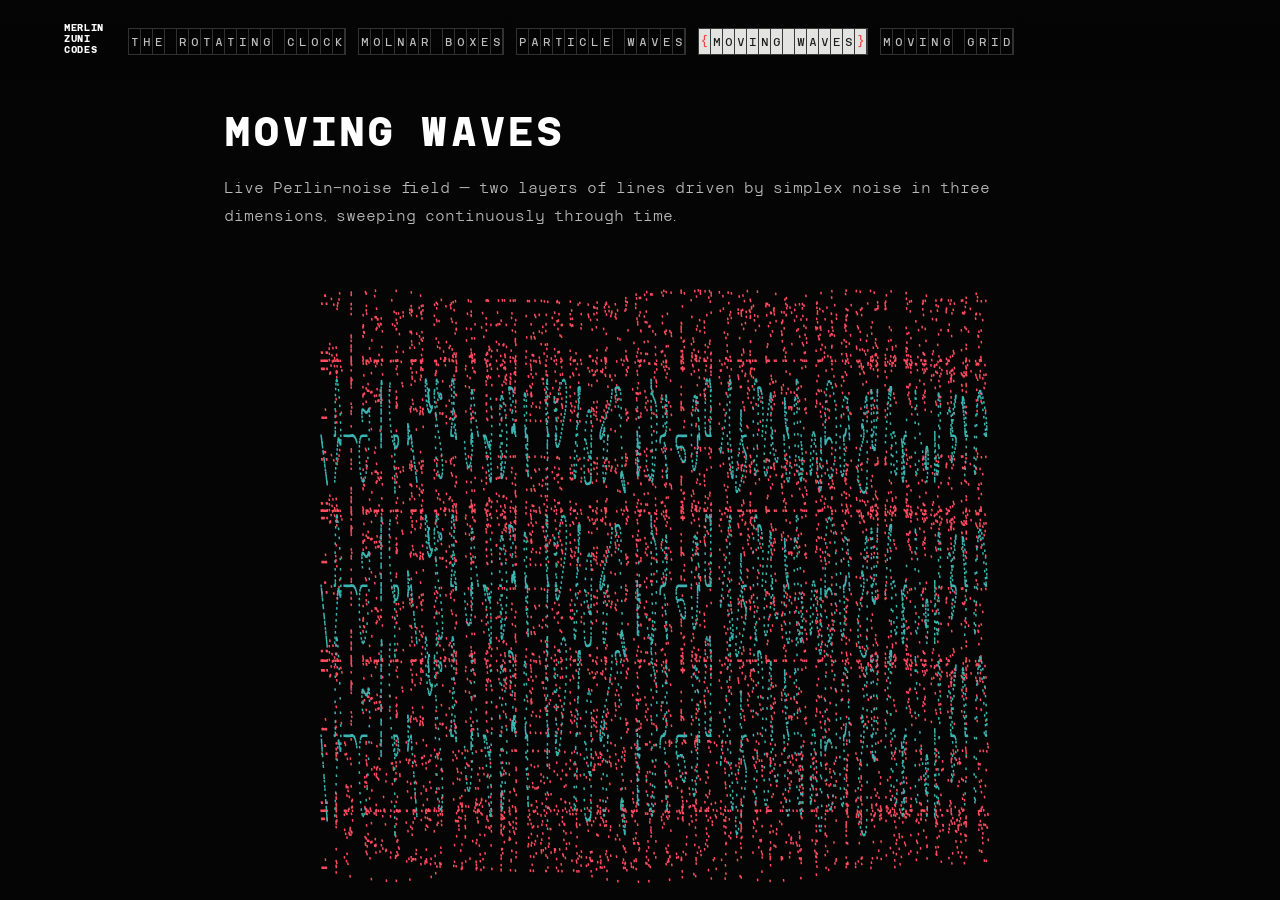
<file: moving-waves.html>
<!doctype html>
<html lang="en">
<head>
    <meta charset="utf-8">
    <meta name="viewport" content="width=device-width, initial-scale=1, viewport-fit=cover">
    <title>Moving Waves — Merlin Zuni Codes</title>
    <link rel="stylesheet" href="site-shared.css">
    <script src="simplex-noise.min.js"></script>
    <style>
        body.site-body {
            user-select: none;
        }
    </style>
</head>

<body class="site-body">
    <header class="site-header">
        <div class="site-header-inner">
            <a href="index.html" class="site-logo" aria-label="Merlin Zuni Codes — home">
                <span class="site-logo-line">Merlin</span>
                <span class="site-logo-line">Zuni</span>
                <span class="site-logo-line">Codes</span>
            </a>
            <nav class="site-nav" aria-label="Experiments">
                <ul>
                    <li><a href="clock-experiment.html"><div class="menu"><div class="menu-inner">The rotating clock</div></div></a></li>
                    <li><a href="molnar-boxes.html"><div class="menu"><div class="menu-inner">Molnar Boxes</div></div></a></li>
                    <li><a href="particle-waves.html"><div class="menu"><div class="menu-inner">Particle waves</div></div></a></li>
                    <li><a href="moving-waves.html"><div class="menu is-current"><div class="menu-inner">Moving waves</div></div></a></li>
                    <li><a href="moving-grid.html"><div class="menu"><div class="menu-inner">Moving grid</div></div></a></li>
                </ul>
            </nav>
        </div>
    </header>

    <main class="site-main">
        <h1>Moving waves</h1>
        <p>Live Perlin-noise field — two layers of lines driven by simplex noise in three dimensions, sweeping continuously through time.</p>
    </main>

<script>

    //CODE

    let twrk = {};


    //COORDINATES

    twrk.scale = function ({ width, height }) {
        if (width) {
            twrk.width = width;
            twrk.res = window.innerWidth / twrk.width;
            twrk.height = window.innerHeight / twrk.res;
        } else if (height) {
            twrk.height = height;
            twrk.res = window.innerHeight / twrk.height;
            twrk.width = window.innerWidth / twrk.res;
        }
        twrk.center = { x: twrk.width / 2, y: twrk.height / 2 };
    }
    twrk.scale({ height: 120 });


    //SVG

    let svg = {};

    svg.nameSpace = "http://www.w3.org/2000/svg";

    svg.path = function (ia) {

        let output = "M ";
        for (var i = 0; i < ia.length; i++) {
            output += ia[i].x * twrk.res + " " + ia[i].y * twrk.res + " ";
        }
        output += "z";

        return output;
    };

    svg.paths = function (ia) {
        let output = "";
        for (var i = 0; i < ia.length; i++) {
            output += svg.path(ia[i]);
        }
        return output;
    };

    svg.makeLayer = function ({ parent, id, x = 0, y = 0 }) {
        dom[id] = document.createElementNS(svg.nameSpace, "svg");
        dom[id].id = id;
        dom[id].style.transform = "translateX(" + (x * twrk.res) + "px) translateY(" + (y * twrk.res) + "px)";
        parent.appendChild(dom[id]);
    };

    svg.makeLine = function ({ parent, id, d = "", color = "#ff00ff", stroke = 1, cap = "butt", join = "round" }) {
        dom[id] = document.createElementNS(svg.nameSpace, "path");
        dom[id].setAttributeNS(null, "fill", "none");
        dom[id].setAttributeNS(null, "d", d);
        dom[id].setAttributeNS(null, "stroke-width", stroke * twrk.res);
        dom[id].setAttributeNS(null, "stroke", color);
        dom[id].setAttributeNS(null, "stroke-linecap", cap);
        dom[id].setAttributeNS(null, "stroke-join", join);
        dom[id].id = id;
        parent.appendChild(dom[id]);
    };

    svg.makeShape = function ({ parent, id, d = "", color = "#ff00ff" }) {
        dom[id] = document.createElementNS(svg.nameSpace, "path");
        dom[id].setAttributeNS(null, "fill", color);
        dom[id].setAttributeNS(null, "d", d);
        dom[id].id = id;
        parent.appendChild(dom[id]);
    };

    //drehung
    lineRotation = function ({ point, long, rotation }) {
        return [
            { x: point.x, y: point.y },
            { x: point.x + Math.sin(rotation) * long, y: point.y + Math.cos(rotation) * long }
        ];
    };

    //DOM

    let dom = {};

    //stage
    dom.stage = document.createElement("stage");
    dom.stage.style.transform = "translateX(" + (twrk.center.x * twrk.res) + "px) translateY(" + (twrk.center.y * twrk.res) + "px)";
    dom.stage.id = "stage";
    document.body.appendChild(dom.stage);

    //svg layer
    svg.makeLayer({ parent: dom.stage, id: "svgLayer", x: 0, y: 0 });

    let simplex = new SimplexNoise();

    //drawing

    let step = 2;
    let position = { x: -50, y: -50 };
    let resolution = 0.00002;
    let speed = 0.000001;

    // Line Red
    svg.makeLine({ 
        parent: dom.svgLayer, 
        id: "lines", 
        cap: "round", 
        stroke: 0.2, 
        color: "#FF4B5E", 
        d: "" 
    });
        //  d: svg.path([ { x: -90 + x * 0.3, y: -50+simplex.noise2D(y/24, 0)*14 + collect * chance 

    // Line Blue
    svg.makeLine({
        parent: dom.svgLayer,  
        id: "linesTwo",     
        cap: "round",
        stroke: 0.2,
        color: "#3AB5B1",
        d: "" 
    });
        // d: svg.path([ { x: -90 + x * 0.3 , y: 50+simplex.noise2D(y/32, 0)*13 - collect * chance  } ])

    function loop(time) {

        let collect = []; //[[{x: 10, y: 10}, {x: 20, y: 20}], [{x: 10, y: 10}, {x: 20, y: 20}], [{x: 10, y: 10}, {x: 20, y: 20}]];
        let collectTwo = []; 
        for (let y = 0; y < 45; y++) {
            for (let x = 0; x < 45; x++) {

                // variable math
                let radian = simplex.noise3D(x * resolution, y * resolution, time * speed) * Math.PI;
                let distance = (2 + simplex.noise3D(y * resolution, x * resolution, time * speed)) * 2;

               // let chance = Math.random();              

                collect.push(lineRotation({
                    point: { 
                        // added simlex to the x axis
                        x: position.x + x * step + simplex.noise3D(x, radian * y, speed), 
                        y: position.y + 5 + simplex.noise3D(y, radian * x, speed/2) * 10 
                    },
                    // I played with value variations  for different movements
                    rotation: radian*4,
                    long: distance/12
                }));
                collectTwo.push(lineRotation({
                    point: { 
                        x: position.x + x * step + simplex.noise3D(x/2, radian * y, speed/12), 
                        y: position.y + 15 + simplex.noise3D(x, radian * y, speed/18) * 8 },
                    rotation: radian*3,
                    long: distance/12 + speed
                }));
                collect.push(lineRotation({
                    point: { 
                        // added simlex to the x axis
                        x: position.x + x * step + simplex.noise3D(x, radian * y, speed/4), 
                        y: position.y + 25 + simplex.noise3D(y, radian * x, speed/6) * 9 
                    },
                    // I played with value variations  for different movements
                    rotation: radian*5,
                    long: distance/12 + speed
                }));
                collectTwo.push(lineRotation({
                    point: { 
                        x: position.x + x * step + simplex.noise3D(x/2, radian * y, speed/12), 
                        y: position.y + 35 + simplex.noise3D(x, radian * y, speed*18) * 10 
                    },
                    rotation: radian*3,
                    long: distance/12 + speed
                }));
                collect.push(lineRotation({
                    point: { 
                        // added simlex to the x axis
                        x: position.x + x * step + simplex.noise3D(x, radian * y, speed/4), 
                        y: position.y + 45 + simplex.noise3D(y, radian * x, speed/24) * 12 
                    },
                    // I played with value variations  for different movements
                    rotation: radian*5,
                    long: distance/12 + speed
                }));
                collectTwo.push(lineRotation({
                    point: { 
                        x: position.x + x * step + simplex.noise3D(x/2, radian * y, speed/6), 
                        y: position.y + 55 + simplex.noise3D(x, radian * y, speed/8) * 14 
                    },
                    rotation: radian*3,
                    long: distance/12 + speed
                }));
                collect.push(lineRotation({
                    point: { 
                        // added simlex to the x axis
                        x: position.x + x * step + simplex.noise3D(x*2, radian * y, speed), 
                        y: position.y + 65 + simplex.noise3D(y, radian * x, speed/2) * 10 
                    },
                    // I played with value variations  for different movements
                    rotation: radian*4,
                    long: distance/12
                }));
                
                // point: { x: position.x + x * step, y: position.y + y * step 
            }
        }

        dom["lines"].setAttributeNS(null, "d", svg.paths(collect));
        dom["linesTwo"].setAttributeNS(null, "d", svg.paths(collectTwo));
        requestAnimationFrame(loop);

    };

    loop(0);




</script>
    <script src="site-nav.js"></script>
</body>
</html>
</file>
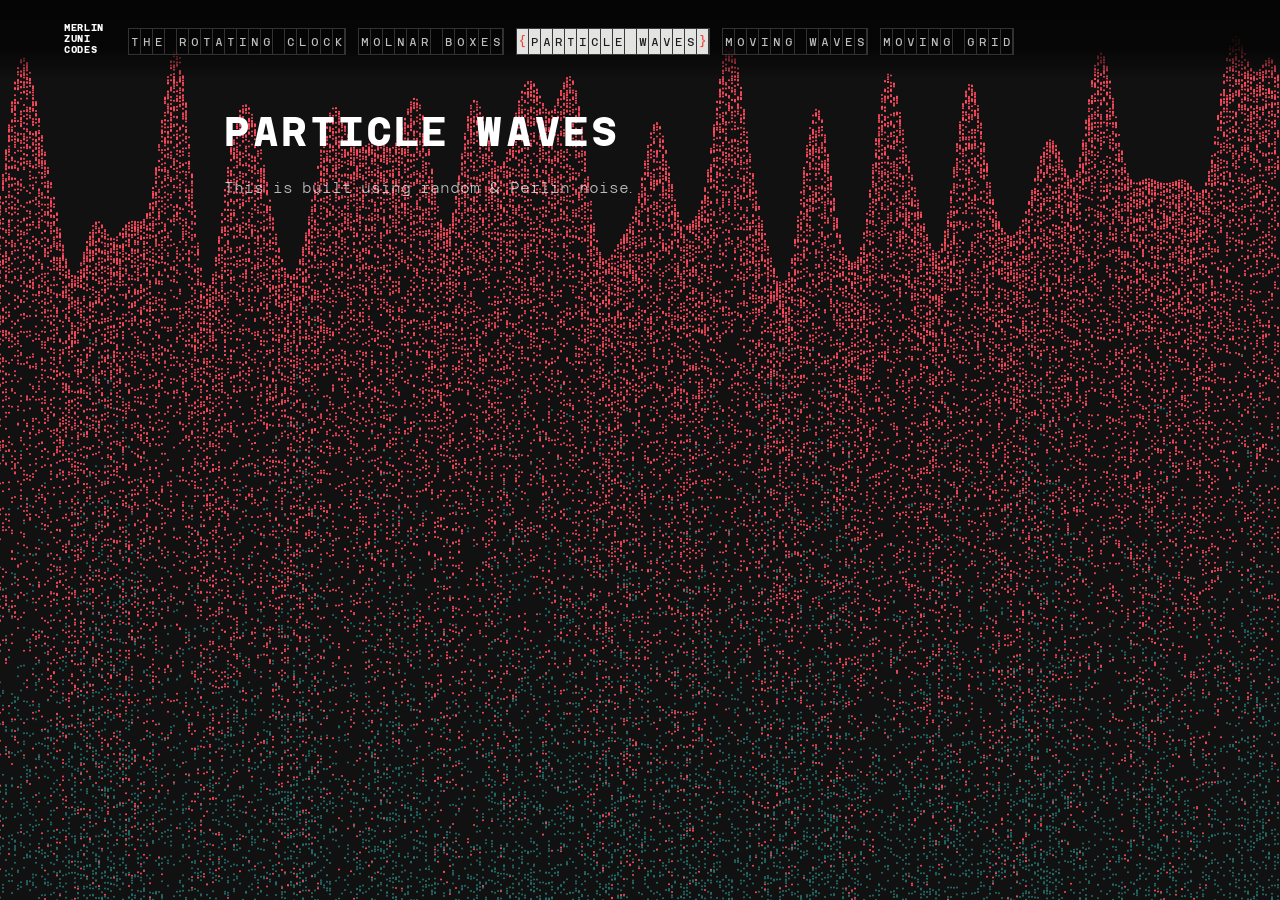
<file: particle-waves.html>
<!doctype html>
<html lang="en">
<head>
    <meta charset="utf-8">
    <meta name="viewport" content="width=device-width, initial-scale=1, viewport-fit=cover">
    <title>Particle Waves — Merlin Zuni Codes</title>
    <link rel="stylesheet" href="site-shared.css">
    <script src="simplex-noise.min.js"></script>
    <style>
        body.site-body {
            background: #111;
            user-select: none;
        }
    </style>
</head>
<body class="site-body">
    <header class="site-header">
        <div class="site-header-inner">
            <a href="index.html" class="site-logo" aria-label="Merlin Zuni Codes — home">
                <span class="site-logo-line">Merlin</span>
                <span class="site-logo-line">Zuni</span>
                <span class="site-logo-line">Codes</span>
            </a>
            <nav class="site-nav" aria-label="Experiments">
            <ul>
                <li><a href="clock-experiment.html"><div class="menu"><div class="menu-inner">The rotating clock</div></div></a></li>
                <li><a href="molnar-boxes.html"><div class="menu"><div class="menu-inner">Molnar Boxes</div></div></a></li>
                <li><a href="particle-waves.html"><div class="menu is-current"><div class="menu-inner">Particle waves</div></div></a></li>
                <li><a href="moving-waves.html"><div class="menu"><div class="menu-inner">Moving waves</div></div></a></li>
                <li><a href="moving-grid.html"><div class="menu"><div class="menu-inner">Moving grid</div></div></a></li>
            </ul>
        </nav>
        </div>
    </header>

    <main class="site-main">
        <h1>Particle waves</h1>
        <p>This is built using random &amp; Perlin noise.</p>
    </main>

<script>

    //CODE

    let twrk = {};


    //COORDINATES

    twrk.scale = function ({ width, height }) {
        if (width) {
            twrk.width = width;
            twrk.res = window.innerWidth / twrk.width;
            twrk.height = window.innerHeight / twrk.res;
        } else if (height) {
            twrk.height = height;
            twrk.res = window.innerHeight / twrk.height;
            twrk.width = window.innerWidth / twrk.res;
        }
        twrk.center = { x: twrk.width / 2, y: twrk.height / 2 };
    }
    twrk.scale({ height: 90 });


    //SVG

    let svg = {};

    svg.nameSpace = "http://www.w3.org/2000/svg";

    svg.path = function (ia) {

        let output = "M ";
        for (var i = 0; i < ia.length; i++) {
            output += ia[i].x * twrk.res + " " + ia[i].y * twrk.res + " ";
        }
        output += "z";

        return output;
    };

    svg.makeLayer = function ({ parent, id, x = 0, y = 0 }) {
        dom[id] = document.createElementNS(svg.nameSpace, "svg");
        dom[id].id = id;
        dom[id].style.transform = "translateX(" + (x * twrk.res) + "px) translateY(" + (y * twrk.res) + "px)";
        parent.appendChild(dom[id]);
    };

    svg.makeLine = function ({ parent, id, d = "", color = "#ff00ff", stroke = 1, cap = "butt", join = "round" }) {
        dom[id] = document.createElementNS(svg.nameSpace, "path");
        dom[id].setAttributeNS(null, "fill", "none");
        dom[id].setAttributeNS(null, "d", d);
        dom[id].setAttributeNS(null, "stroke-width", stroke * twrk.res);
        dom[id].setAttributeNS(null, "stroke", color);
        dom[id].setAttributeNS(null, "stroke-linecap", cap);
        dom[id].setAttributeNS(null, "stroke-join", join);
        dom[id].id = id;
        parent.appendChild(dom[id]);
    };

    svg.makeShape = function ({ parent, id, d = "", color = "#ff00ff" }) {
        dom[id] = document.createElementNS(svg.nameSpace, "path");
        dom[id].setAttributeNS(null, "fill", color);
        dom[id].setAttributeNS(null, "d", d);
        dom[id].id = id;
        parent.appendChild(dom[id]);
    };

    //drehung
    lineRotation = function ({ point, long, rotation }) {
        return [
            { x: point.x, y: point.y },
            { x: point.x + Math.sin(rotation) * long, y: point.y + Math.cos(rotation) * long }
        ];
    };

    //DOM

    let dom = {};

    //stage
    dom.stage = document.createElement("stage");
    dom.stage.style.transform = "translateX(" + (twrk.center.x * twrk.res) + "px) translateY(" + (twrk.center.y * twrk.res) + "px)";
    dom.stage.id = "stage";
    document.body.appendChild(dom.stage);

    //svg layer
    svg.makeLayer({ parent: dom.stage, id: "svgLayer", x: 0, y: 0 });

    // Perlin Noise
    let simplex = new SimplexNoise();

    // Fine tuning controls
    let step = 4;
    let position = { x: -50, y: -50 };
    let resolution = 0.02;

    //drawing


    for (let row = 0; row < 80; row++) {
        for(let i = 0; i < 800; i++){

            //let radian = simplex.noise2D(x * resolution, y * resolution) * Math.PI;
            //let distance = simplex.noise2D(y * resolution / 10, x * resolution / 10) * 50;        

            let chance = Math.random();

            // red line
            svg.makeLine({
                parent: dom.svgLayer,         
                cap: "round",
                stroke: 0.2,
                color: "#ff4b5e",
                d: svg.path([ { x: -90 + i * 0.3, y: -50+simplex.noise2D(i/24, 0)*14 + row * chance } ])
            });

            // blue line
            svg.makeLine({
                parent: dom.svgLayer,      
                cap: "round",
                stroke: 0.2,
                color: "#24706d",
                d: svg.path([ { x: -90 + i * 0.3 , y: 50+simplex.noise2D(i/32, 0)*13 - row * chance  } ])
            });
        }
    };    
    /*
    let step = 4;
    let position = { x: -50, y: -50 };
    let resolution = 0.01;

    
    for (let y = 0; y < 25; y++) {
        for (let x = 0; x < 25; x++) {

            let radian = simplex.noise2D(x * resolution, y * resolution) * Math.PI;
            let distance = simplex.noise2D(y * resolution / 10, x * resolution / 10) * 50;

            svg.makeLine({
                parent: dom.svgLayer, cap: "round", stroke: 3, color: "#fff", d: svg.path(lineRotation({
                    point: { x: position.x + x * step, y: position.y + y * step },
                    rotation: radian,
                    long: distance
                }))
            });
        }
    }
    */


</script>
    <script src="site-nav.js"></script>
</body>
</html>
</file>
<file: site-shared.css>
/* Shared across experiment pages — matches index typography & nav glass */

@font-face {
    font-family: 'TBJInterval';
    src: url('fonts/interval-modern-grid-perfect-monospace-2026-03-23-03-41-07-utc/WOFF/TBJInterval-Bold.woff2') format('woff2'),
         url('fonts/interval-modern-grid-perfect-monospace-2026-03-23-03-41-07-utc/WOFF/TBJInterval-Bold.woff') format('woff'),
         url('fonts/interval-modern-grid-perfect-monospace-2026-03-23-03-41-07-utc/WOFF/TBJInterval-Bold.ttf') format('truetype');
    font-weight: 700;
    font-style: normal;
    font-display: swap;
}

@font-face {
    font-family: 'TBJInterval';
    src: url('fonts/interval-modern-grid-perfect-monospace-2026-03-23-03-41-07-utc/WOFF/TBJInterval-Light.woff2') format('woff2'),
         url('fonts/interval-modern-grid-perfect-monospace-2026-03-23-03-41-07-utc/WOFF/TBJInterval-Light.woff') format('woff'),
         url('fonts/interval-modern-grid-perfect-monospace-2026-03-23-03-41-07-utc/WOFF/TBJInterval-Light.ttf') format('truetype');
    font-weight: 300;
    font-style: normal;
    font-display: swap;
}

@font-face {
    font-family: 'TBJInterval';
    src: url('fonts/interval-modern-grid-perfect-monospace-2026-03-23-03-41-07-utc/WOFF/TBJInterval-Regular.woff2') format('woff2'),
         url('fonts/interval-modern-grid-perfect-monospace-2026-03-23-03-41-07-utc/WOFF/TBJInterval-Regular.woff') format('woff'),
         url('fonts/interval-modern-grid-perfect-monospace-2026-03-23-03-41-07-utc/WOFF/TBJInterval-Regular.ttf') format('truetype');
    font-weight: 400;
    font-style: normal;
    font-display: swap;
}

:root {
    --glass-blur:       6px;
    --glass-tint:       0.005;
    --glass-brightness: 0.81;
    --glass-saturate:   0.75;
    --site-header-pad:  clamp(0.85rem, 2.5vw, 1.35rem);
}

*,
*::before,
*::after {
    box-sizing: border-box;
}

/* ── Page shell ─────────────────────────────────────────────── */
body.site-body {
    margin: 0;
    min-height: 100vh;
    width: 100%;
    overflow-x: hidden;
    background: #050505;
    color: rgba(255, 255, 255, 0.88);
    font-family: 'TBJInterval', monospace;
    font-weight: 400;
    font-size: 1rem;
    padding: calc(var(--site-header-pad) * 2 + 4rem) clamp(1.25rem, 5vw, 3.5rem) 2.5rem;
}

.site-main {
    position: relative;
    z-index: 1;
    max-width: 52rem;
    margin-left: auto;
    margin-right: auto;
}

/* p5 clock — center canvas in the content column */
#clock-container {
    display: flex;
    justify-content: center;
    align-items: center;
    width: 100%;
    margin: 1.5rem 0 2rem;
}

#clock-container canvas {
    display: block;
    max-width: 100%;
    height: auto;
}

.site-main h1 {
    font-family: 'TBJInterval', monospace;
    font-weight: 700;
    font-size: clamp(1.75rem, 4.5vw, 3rem);
    text-transform: uppercase;
    letter-spacing: 0.04em;
    line-height: 1.05;
    color: #ffffff;
    margin: 0 0 1rem;
}

.site-main h2,
.site-main h3 {
    font-family: 'TBJInterval', monospace;
    font-weight: 700;
    font-size: clamp(1.15rem, 2.5vw, 1.65rem);
    text-transform: uppercase;
    letter-spacing: 0.06em;
    color: rgba(255, 255, 255, 0.92);
    margin: 1.75rem 0 0.5rem;
}

.site-main p {
    font-family: 'TBJInterval', monospace;
    font-weight: 300;
    font-size: clamp(0.95rem, 1.8vw, 1.15rem);
    line-height: 1.55;
    color: rgba(255, 255, 255, 0.72);
    margin: 0 0 1rem;
}

.site-main a {
    color: #f04438;
    text-decoration: underline;
    text-underline-offset: 0.15em;
}

.site-main a:hover {
    color: #ff6b62;
}

/* ── Fixed header — logo (left) + single-row glass nav (right) ─ */
.site-header {
    position: fixed;
    top: 0;
    left: 0;
    right: 0;
    z-index: 1000;
    padding: var(--site-header-pad) clamp(1rem, 5vw, 4rem);
    background: linear-gradient(
        180deg,
        rgba(5, 5, 5, 0.97) 0%,
        rgba(5, 5, 5, 0.9) 60%,
        rgba(5, 5, 5, 0) 100%
    );
    pointer-events: none;
}

.site-header * {
    pointer-events: auto;
}

.site-header-inner {
    display: flex;
    flex-direction: row;
    flex-wrap: nowrap;
    align-items: flex-end;
    justify-content: flex-start;
    gap: clamp(0.6rem, 2vw, 1.25rem);
    max-width: 100%;
}

/* Mini wordmark — same three-line stack as index, scaled down */
.site-logo {
    flex-shrink: 0;
    align-self: flex-start;
    display: flex;
    flex-direction: column;
    justify-content: flex-start;
    gap: 0;
    margin: 0;
    padding: 0.15em 0.35em 0.2em 0;
    text-decoration: none;
    font-family: 'TBJInterval', monospace;
    font-weight: 700;
    font-size: clamp(0.48rem, 1.05vw, 0.72rem);
    text-transform: uppercase;
    letter-spacing: 0.06em;
    line-height: 0.92;
    color: #ffffff;
    text-shadow: 0 0 24px rgba(255, 255, 255, 0.08);
    transition: color 0.2s ease, opacity 0.2s ease;
}

.site-logo:hover {
    color: rgba(255, 255, 255, 0.88);
    opacity: 0.95;
}

.site-logo-line {
    display: block;
    white-space: nowrap;
}

/* Scroll + fade live on the <nav class="site-nav"> element */
nav.site-nav {
    flex: 1;
    min-width: 0;
    position: relative;
    overflow-x: auto;
    overflow-y: hidden;
    -webkit-overflow-scrolling: touch;
    scroll-behavior: smooth;
    cursor: grab;
    /* Hide native scrollbar — scrub via drag / trackpad / touch */
    scrollbar-width: none;
    -ms-overflow-style: none;
}

nav.site-nav::-webkit-scrollbar {
    display: none;
}

nav.site-nav.site-nav--dragging {
    cursor: grabbing;
    user-select: none;
}

/* Right-edge fade when content overflows (hidden when scrolled to end) */
nav.site-nav::after {
    content: '';
    position: absolute;
    top: 0;
    right: 0;
    bottom: 0;
    width: clamp(2.5rem, 8vw, 4rem);
    pointer-events: none;
    z-index: 4;
    background: linear-gradient(
        to left,
        rgba(5, 5, 5, 0.98) 0%,
        rgba(5, 5, 5, 0.5) 45%,
        rgba(5, 5, 5, 0) 100%
    );
    opacity: 0;
    transition: opacity 0.3s ease;
}

nav.site-nav.site-nav--overflow:not(.site-nav--end)::after {
    opacity: 1;
}

nav.site-nav ul {
    list-style: none;
    margin: 0;
    padding: 0 0 0.12rem;
    display: flex;
    flex-direction: row;
    flex-wrap: nowrap;
    align-items: flex-end;
    align-content: flex-end;
    gap: clamp(0.4rem, 1.5vw, 0.75rem);
    width: max-content;
    min-height: min-content;
}

nav.site-nav ul li {
    flex: 0 0 auto;
    display: block;
}

nav.site-nav ul li a {
    text-decoration: none;
    display: block;
}

.site-nav .menu {
    font-family: 'TBJInterval', monospace;
    font-weight: 400;
    font-size: clamp(0.5rem, 1.35vw, 0.88rem);
    text-transform: uppercase;
    letter-spacing: 0;
    color: rgba(255, 255, 255, 0.75);
    padding: 0;
    border-top: 1px solid rgba(255, 255, 255, 0.18);
    border-left: 1px solid rgba(255, 255, 255, 0.18);
    border-right: 1px solid rgba(255, 255, 255, 0.18);
    border-bottom: 1px solid rgba(255, 255, 255, 0.18);
    border-radius: 0;
    background: rgba(255, 255, 255, var(--glass-tint));
    backdrop-filter: blur(var(--glass-blur)) brightness(var(--glass-brightness))
        saturate(var(--glass-saturate));
    -webkit-backdrop-filter: blur(var(--glass-blur)) brightness(var(--glass-brightness))
        saturate(var(--glass-saturate));
    position: relative;
    display: inline-block;
    white-space: nowrap;
    transition: color 0.22s ease, background 0.22s ease;
}

.site-nav .menu:hover {
    --glass-tint: 0.07;
}

.site-nav .menu:hover:not(.is-current) {
    color: #ffffff;
}

/* Active page — inverted: dark text on near-white fill, dark grey borders */
.site-nav .menu.is-current {
    --glass-tint: 0;
    color: #1a1a1a;
    background: rgba(242, 242, 240, 0.94);
    backdrop-filter: none;
    -webkit-backdrop-filter: none;
    border-color: #3a3a3a;
}

.site-nav .menu.is-current:hover {
    color: #1a1a1a;
    background: rgba(235, 235, 232, 0.98);
}

.site-nav .menu.is-current .char-cell:not(.bracket-cell) {
    color: inherit;
    text-decoration: none;
}

.site-nav .menu.is-current .char-cell {
    border-right-color: #3a3a3a;
}

.site-nav .menu.is-current .bracket-cell {
    color: #f04438;
    width: var(--cell-w);
    border-right-width: 1px;
    border-right-color: #3a3a3a;
    transition: width 0.22s ease;
}

.site-nav .menu-inner {
    display: inline-flex;
    align-items: stretch;
    position: relative;
    z-index: 1;
}

.site-nav .char-cell {
    display: inline-flex;
    align-items: center;
    justify-content: center;
    padding: 0.42em 0;
    border-right: 1px solid rgba(255, 255, 255, 0.18);
    flex-shrink: 0;
    line-height: 1;
}

.site-nav .bracket-cell {
    width: 0;
    overflow: hidden;
    color: #f04438;
    border-right-width: 0;
    transition: width 0.22s ease, border-right-width 0s 0.11s;
}

.site-nav .menu:hover .bracket-cell {
    width: var(--cell-w);
    border-right-width: 1px;
    transition: width 0.22s ease;
}

/* Match original experiment canvases — full-viewport fixed layers */
stage,
svg,
path {
    position: fixed;
    overflow: visible;
}

@media (max-width: 960px) {
    .site-nav .menu {
        font-size: clamp(0.45rem, 2.8vw, 0.75rem);
    }

    .site-logo {
        font-size: clamp(0.42rem, 2.5vw, 0.62rem);
    }
}

/* ═══ Rotating clock — Bauhaus / constructivist (header nav unchanged) ═══ */
.page-clock-bauhaus.site-body {
    background: #ece8e2;
    color: #121214;
}

.page-clock-bauhaus.site-body .site-main--clock-bauhaus {
    max-width: 46rem;
}

.page-clock-bauhaus .site-main--clock-bauhaus h1 {
    color: #121214;
    letter-spacing: 0.07em;
    border-left: 14px solid #1c3878;
    padding-left: 1rem;
    margin-bottom: 0.65rem;
    text-shadow: none;
}

.page-clock-bauhaus .site-main--clock-bauhaus .bauhaus-lead {
    color: #2c2926;
    max-width: 38rem;
    font-weight: 400;
    margin-bottom: 0.5rem;
    line-height: 1.55;
}

.page-clock-bauhaus .site-main--clock-bauhaus a {
    color: #c43d32;
    font-weight: 600;
    text-decoration: none;
    border-bottom: 2px solid #d4af2e;
}

.page-clock-bauhaus .site-main--clock-bauhaus a:hover {
    color: #1c3878;
    border-bottom-color: #1c3878;
}

.page-clock-bauhaus .site-main--clock-bauhaus code {
    background: #fff9e6;
    color: #121214;
    padding: 0.1em 0.38em;
    border: 1px solid #121214;
    font-size: 0.88em;
}

.page-clock-bauhaus #clock-container.clock-stage {
    margin: 2rem auto 2.25rem;
    padding: 0;
    background: transparent;
    box-sizing: border-box;
}

.page-clock-bauhaus #clock-container.clock-stage canvas {
    display: block;
    max-width: 100%;
    height: auto;
    vertical-align: top;
}

.page-clock-bauhaus .bauhaus-panels {
    border: 2px solid #121214;
    display: flex;
    flex-direction: column;
    gap: 0;
    margin-bottom: 2.5rem;
}

.page-clock-bauhaus .bauhaus-panel {
    padding: 1.15rem 1.35rem;
    border-bottom: 2px solid #121214;
    background: #faf7f3;
}

.page-clock-bauhaus .bauhaus-panel:last-child {
    border-bottom: none;
}

.page-clock-bauhaus .bauhaus-panel--coral {
    border-left: 12px solid #e24e42;
    background: linear-gradient(90deg, rgba(226, 78, 66, 0.1) 0%, #faf7f3 38%);
}

.page-clock-bauhaus .bauhaus-panel--ink {
    border-left: 12px solid #121214;
}

.page-clock-bauhaus .bauhaus-panel--yellow {
    border-left: 12px solid #d4af2e;
    background: linear-gradient(90deg, rgba(212, 175, 46, 0.14) 0%, #faf7f3 35%);
}

.page-clock-bauhaus .bauhaus-panel--blue {
    border-left: 12px solid #1c3878;
    background: linear-gradient(90deg, rgba(28, 56, 120, 0.08) 0%, #faf7f3 38%);
}

.page-clock-bauhaus .bauhaus-panel h2 {
    color: #121214;
    font-size: clamp(0.82rem, 2vw, 1.05rem);
    margin: 0 0 0.45rem;
    letter-spacing: 0.14em;
    font-weight: 700;
}

.page-clock-bauhaus .bauhaus-panel p {
    color: #3d3a38;
    margin: 0;
    font-weight: 300;
    line-height: 1.5;
}

@media (max-width: 600px) {
    .page-clock-bauhaus #clock-container.clock-stage {
        margin-left: 0;
        margin-right: 0;
    }
}
</file>
